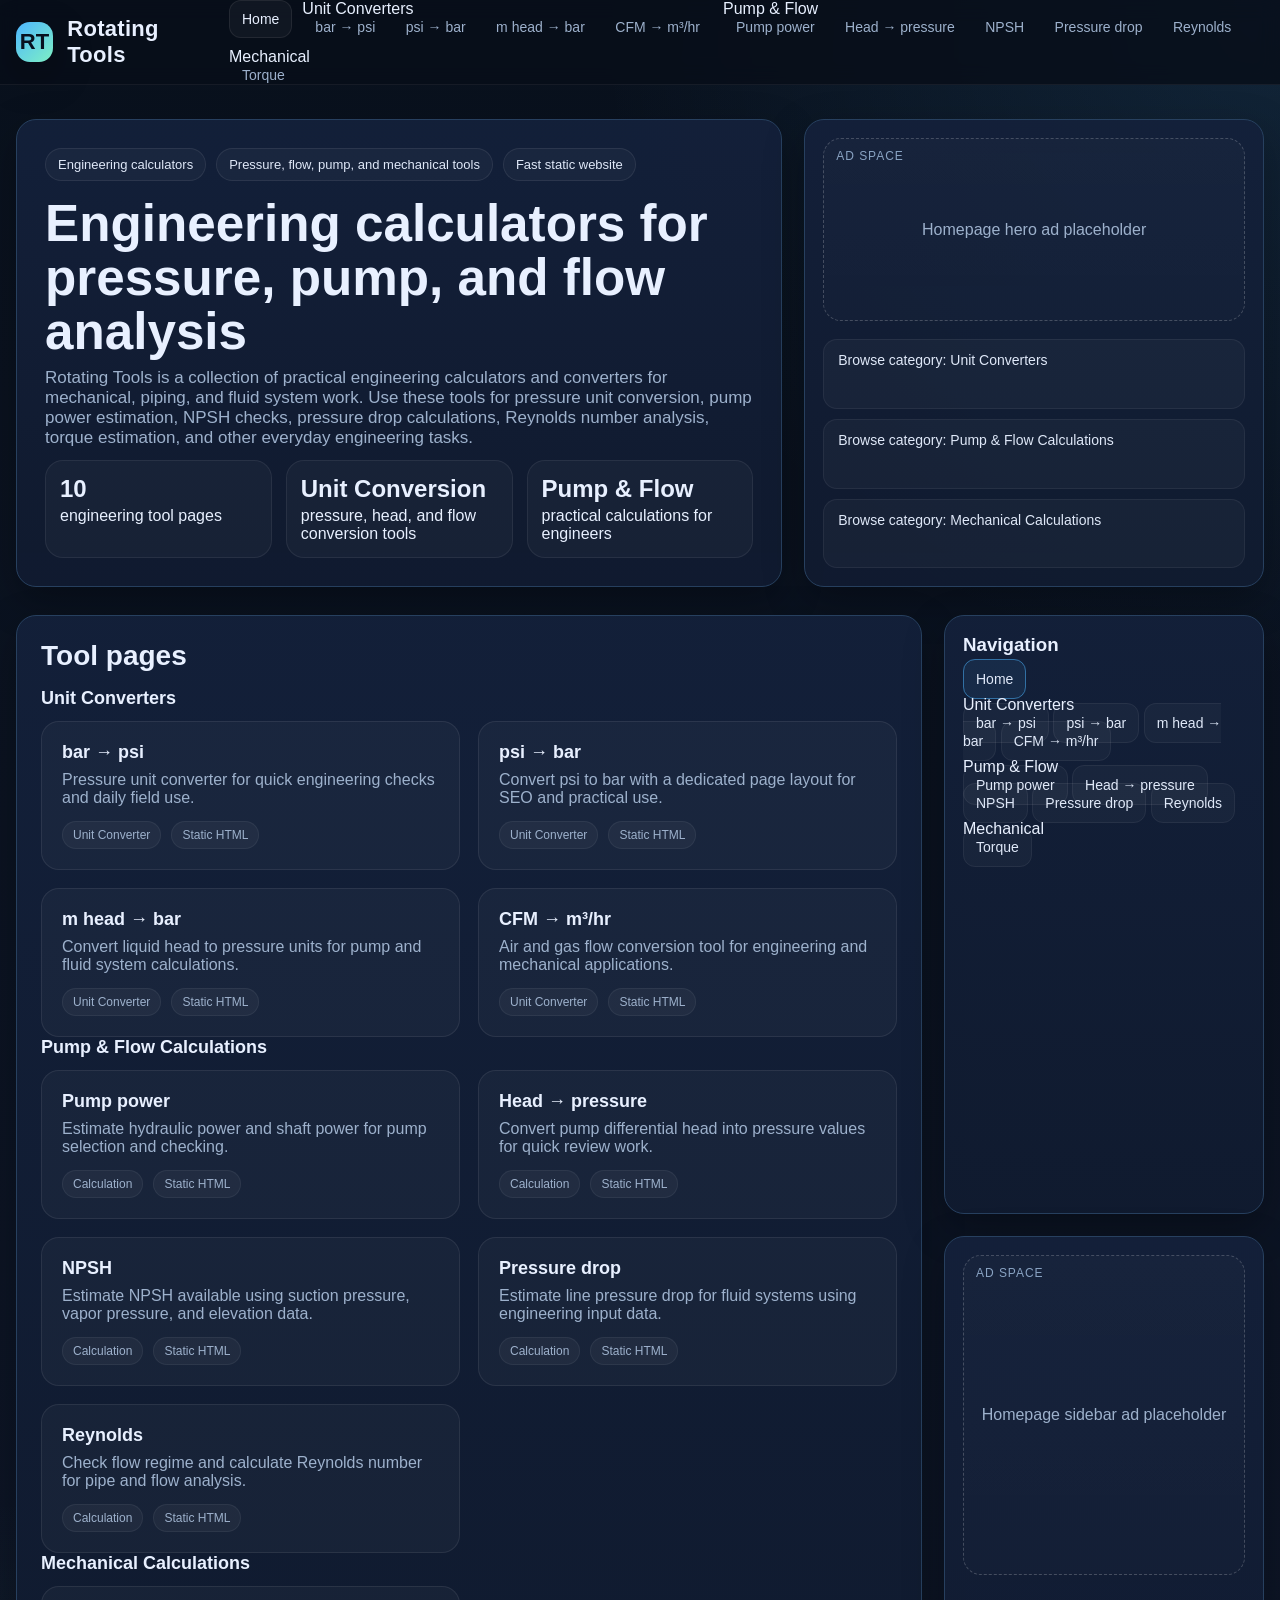
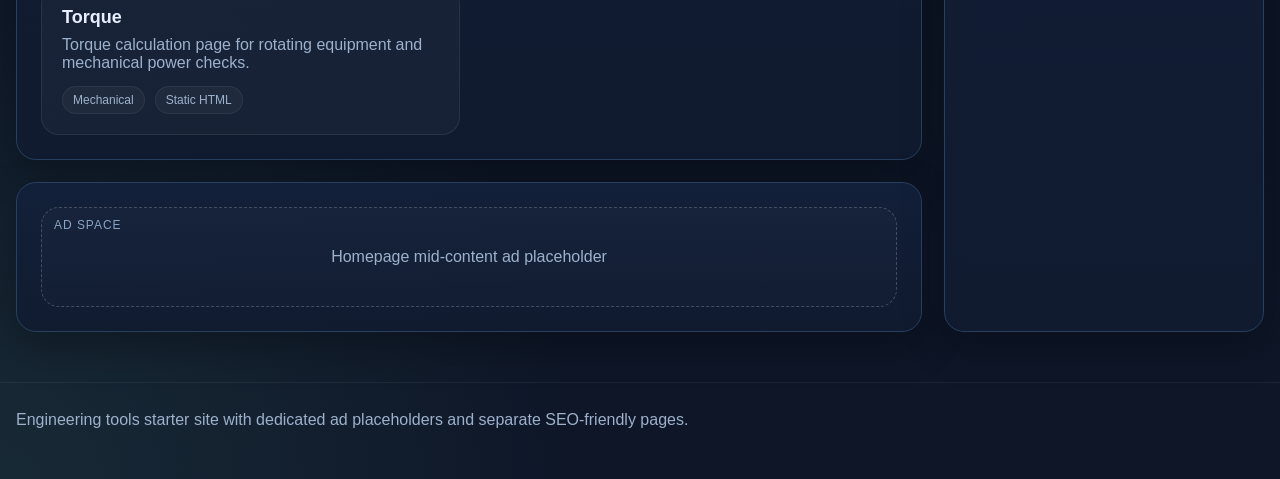
<file: index.html>
<!DOCTYPE html>
<html lang="en">
<head>
  <meta charset="UTF-8" />
  <meta name="viewport" content="width=device-width, initial-scale=1.0" />
  <title>Home | Engineering Calculator</title>
  <meta name="description" content="Free engineering calculators for pressure conversion, pump power, NPSH, pressure drop, Reynolds number, torque, and flow calculations." />
  <meta name="robots" content="index, follow">
  <link rel="stylesheet" href="styles.css" />
</head>
<body>
  <header class="topbar">
    <div class="container topbar-inner">
      <a href="index.html" class="brand">
        <span class="brand-badge">RT</span>
        <span>Rotating Tools</span>
      </a>

      <button class="nav-toggle" onclick="toggleNav()">Menu</button>

      <nav class="nav-links">
        <a data-nav-link href="index.html">Home</a>

        <div class="nav-group">
          <span class="nav-group-title">Unit Converters</span>
          <div class="nav-sub-links">
            <a data-nav-link href="bar-to-psi.html">bar → psi</a>
            <a data-nav-link href="psi-to-bar.html">psi → bar</a>
            <a data-nav-link href="m-head-to-bar.html">m head → bar</a>
            <a data-nav-link href="cfm-to-m3hr.html">CFM → m³/hr</a>
          </div>
        </div>

        <div class="nav-group">
          <span class="nav-group-title">Pump & Flow</span>
          <div class="nav-sub-links">
            <a data-nav-link href="pump-power.html">Pump power</a>
            <a data-nav-link href="pump-head-to-pressure.html">Head → pressure</a>
            <a data-nav-link href="npsh.html">NPSH</a>
            <a data-nav-link href="pressure-drop.html">Pressure drop</a>
            <a data-nav-link href="reynolds-number.html">Reynolds</a>
          </div>
        </div>

        <div class="nav-group">
          <span class="nav-group-title">Mechanical</span>
          <div class="nav-sub-links">
            <a data-nav-link href="torque.html">Torque</a>
          </div>
        </div>
      </nav>
    </div>
  </header>

  <section class="hero">
    <div class="container hero-grid">
      <div class="card hero-main">
        <div class="badges">
          <span class="badge">Engineering calculators</span>
          <span class="badge">Pressure, flow, pump, and mechanical tools</span>
          <span class="badge">Fast static website</span>
        </div>

        <h1>Engineering calculators for pressure, pump, and flow analysis</h1>

        <p>
          Rotating Tools is a collection of practical engineering calculators and converters
          for mechanical, piping, and fluid system work. Use these tools for pressure unit conversion,
          pump power estimation, NPSH checks, pressure drop calculations, Reynolds number analysis,
          torque estimation, and other everyday engineering tasks.
        </p>

        <div class="kpis">
          <div class="kpi">
            <strong>10</strong>
            <span>engineering tool pages</span>
          </div>
          <div class="kpi">
            <strong>Unit Conversion</strong>
            <span>pressure, head, and flow conversion tools</span>
          </div>
          <div class="kpi">
            <strong>Pump & Flow</strong>
            <span>practical calculations for engineers</span>
          </div>
        </div>
      </div>

      <aside class="card hero-side">
        <div class="ad-slot">Homepage hero ad placeholder</div>

        <div class="side-list grouped-links">
          <a href="#unit-converters">Browse category: Unit Converters</a>
          <a href="#pump-flow">Browse category: Pump & Flow Calculations</a>
          <a href="#mechanical-tools">Browse category: Mechanical Calculations</a>
        </div>
      </aside>
    </div>
  </section>

  <section class="page">
    <div class="container page-grid">
      <main class="content">
        <section class="card section">
          <h2>Tool pages</h2>

          <div id="unit-converters" class="tool-category-block">
            <h3>Unit Converters</h3>
            <div class="home-grid">
              <a class="tool-card" href="bar-to-psi.html">
                <h3>bar → psi</h3>
                <p>Pressure unit converter for quick engineering checks and daily field use.</p>
                <div class="meta"><span>Unit Converter</span><span>Static HTML</span></div>
              </a>

              <a class="tool-card" href="psi-to-bar.html">
                <h3>psi → bar</h3>
                <p>Convert psi to bar with a dedicated page layout for SEO and practical use.</p>
                <div class="meta"><span>Unit Converter</span><span>Static HTML</span></div>
              </a>

              <a class="tool-card" href="m-head-to-bar.html">
                <h3>m head → bar</h3>
                <p>Convert liquid head to pressure units for pump and fluid system calculations.</p>
                <div class="meta"><span>Unit Converter</span><span>Static HTML</span></div>
              </a>

              <a class="tool-card" href="cfm-to-m3hr.html">
                <h3>CFM → m³/hr</h3>
                <p>Air and gas flow conversion tool for engineering and mechanical applications.</p>
                <div class="meta"><span>Unit Converter</span><span>Static HTML</span></div>
              </a>
            </div>
          </div>

          <div id="pump-flow" class="tool-category-block">
            <h3>Pump & Flow Calculations</h3>
            <div class="home-grid">
              <a class="tool-card" href="pump-power.html">
                <h3>Pump power</h3>
                <p>Estimate hydraulic power and shaft power for pump selection and checking.</p>
                <div class="meta"><span>Calculation</span><span>Static HTML</span></div>
              </a>

              <a class="tool-card" href="pump-head-to-pressure.html">
                <h3>Head → pressure</h3>
                <p>Convert pump differential head into pressure values for quick review work.</p>
                <div class="meta"><span>Calculation</span><span>Static HTML</span></div>
              </a>

              <a class="tool-card" href="npsh.html">
                <h3>NPSH</h3>
                <p>Estimate NPSH available using suction pressure, vapor pressure, and elevation data.</p>
                <div class="meta"><span>Calculation</span><span>Static HTML</span></div>
              </a>

              <a class="tool-card" href="pressure-drop.html">
                <h3>Pressure drop</h3>
                <p>Estimate line pressure drop for fluid systems using engineering input data.</p>
                <div class="meta"><span>Calculation</span><span>Static HTML</span></div>
              </a>

              <a class="tool-card" href="reynolds-number.html">
                <h3>Reynolds</h3>
                <p>Check flow regime and calculate Reynolds number for pipe and flow analysis.</p>
                <div class="meta"><span>Calculation</span><span>Static HTML</span></div>
              </a>
            </div>
          </div>

          <div id="mechanical-tools" class="tool-category-block">
            <h3>Mechanical Calculations</h3>
            <div class="home-grid">
              <a class="tool-card" href="torque.html">
                <h3>Torque</h3>
                <p>Torque calculation page for rotating equipment and mechanical power checks.</p>
                <div class="meta"><span>Mechanical</span><span>Static HTML</span></div>
              </a>
            </div>
          </div>
        </section>

        <section class="card section">
          <div class="ad-slot">Homepage mid-content ad placeholder</div>
        </section>
      </main>

      <aside class="sidebar">
        <section class="card tool-menu">
          <h3>Navigation</h3>

          <div class="menu-list grouped-menu">
            <div class="menu-group">
              <a class="active" data-nav-link href="index.html">Home</a>
            </div>

            <div class="menu-group">
              <div class="menu-group-title">Unit Converters</div>
              <a data-nav-link href="bar-to-psi.html">bar → psi</a>
              <a data-nav-link href="psi-to-bar.html">psi → bar</a>
              <a data-nav-link href="m-head-to-bar.html">m head → bar</a>
              <a data-nav-link href="cfm-to-m3hr.html">CFM → m³/hr</a>
            </div>

            <div class="menu-group">
              <div class="menu-group-title">Pump & Flow</div>
              <a data-nav-link href="pump-power.html">Pump power</a>
              <a data-nav-link href="pump-head-to-pressure.html">Head → pressure</a>
              <a data-nav-link href="npsh.html">NPSH</a>
              <a data-nav-link href="pressure-drop.html">Pressure drop</a>
              <a data-nav-link href="reynolds-number.html">Reynolds</a>
            </div>

            <div class="menu-group">
              <div class="menu-group-title">Mechanical</div>
              <a data-nav-link href="torque.html">Torque</a>
            </div>
          </div>
        </section>

        <section class="card section" style="padding:18px">
          <div class="ad-slot tall">Homepage sidebar ad placeholder</div>
        </section>
      </aside>
    </div>
  </section>

  <footer class="foot">
    <div class="container">
      Engineering tools starter site with dedicated ad placeholders and separate SEO-friendly pages.
    </div>
  </footer>

  <script src="app.js"></script>
</body>
</html>
</file>
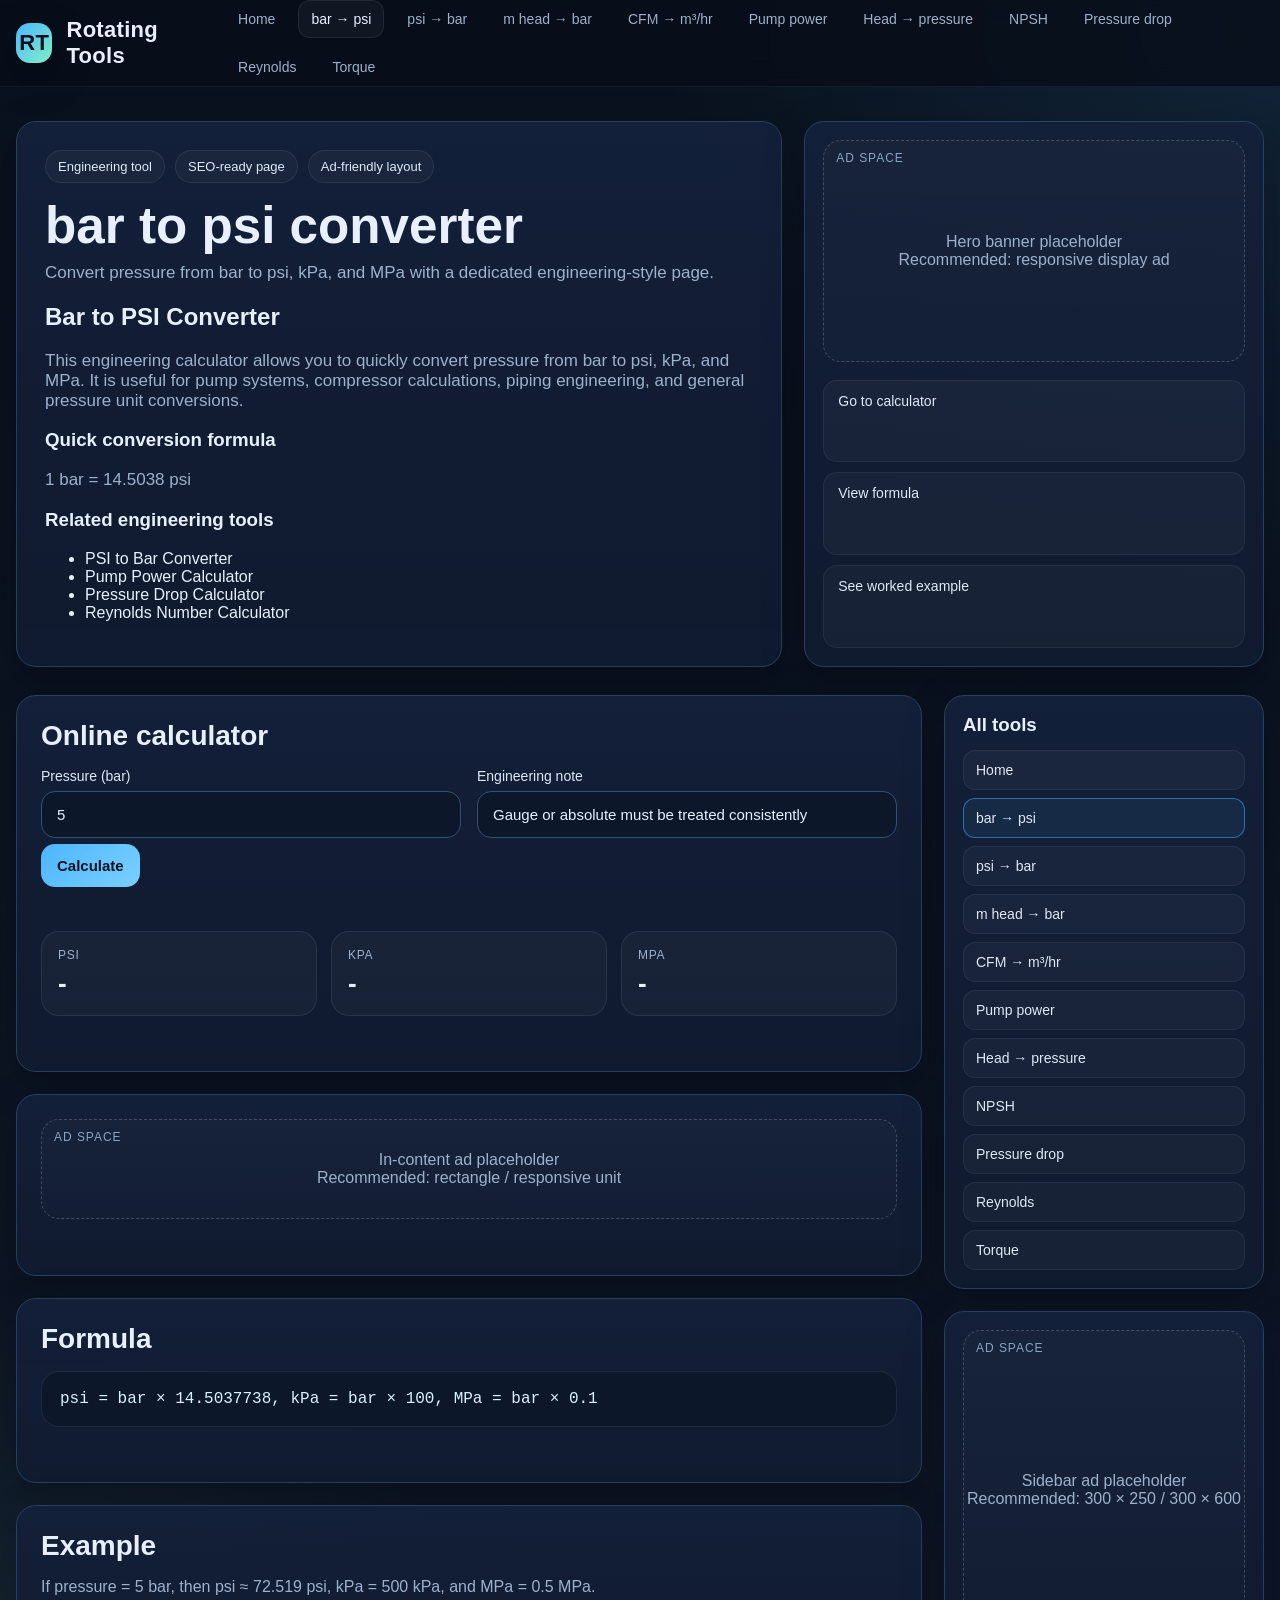
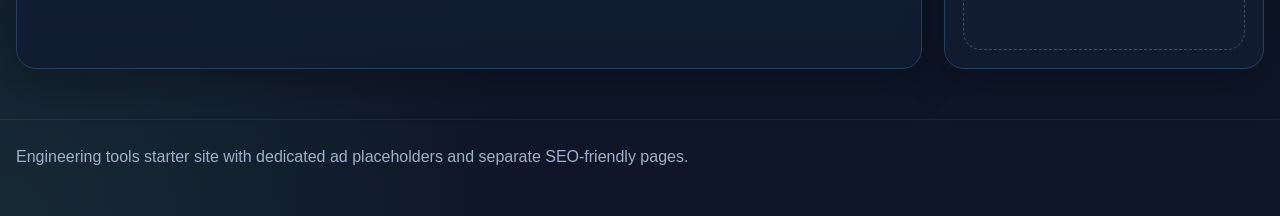
<file: bar-to-psi.html>
<!DOCTYPE html>
<html lang="en">
<head>
  <meta charset="UTF-8" />
  <meta name="viewport" content="width=device-width, initial-scale=1.0" />
  <title>bar to psi Converter | Engineering Calculator</title>
  <meta name="description" content="Convert pressure from bar to psi with a modern engineering calculator page." />

  <meta name="robots" content="index, follow">

  <link rel="stylesheet" href="styles.css" />
</head>
<body>

  <header class="topbar">
    <div class="container topbar-inner">
      <a href="index.html" class="brand">
        <span class="brand-badge">RT</span>
        <span>Rotating Tools</span>
      </a>
      <button class="nav-toggle" onclick="toggleNav()">Menu</button>

      <nav class="nav-links">
        <a data-nav-link href="index.html">Home</a>
        <a data-nav-link href="bar-to-psi.html">bar → psi</a>
        <a data-nav-link href="psi-to-bar.html">psi → bar</a>
        <a data-nav-link href="m-head-to-bar.html">m head → bar</a>
        <a data-nav-link href="cfm-to-m3hr.html">CFM → m³/hr</a>
        <a data-nav-link href="pump-power.html">Pump power</a>
        <a data-nav-link href="pump-head-to-pressure.html">Head → pressure</a>
        <a data-nav-link href="npsh.html">NPSH</a>
        <a data-nav-link href="pressure-drop.html">Pressure drop</a>
        <a data-nav-link href="reynolds-number.html">Reynolds</a>
        <a data-nav-link href="torque.html">Torque</a>
      </nav>
    </div>
  </header>


  <section class="hero">
    <div class="container hero-grid">

      <div class="card hero-main">

        <div class="badges">
          <span class="badge">Engineering tool</span>
          <span class="badge">SEO-ready page</span>
          <span class="badge">Ad-friendly layout</span>
        </div>

        <h1>bar to psi converter</h1>

        <p>
          Convert pressure from bar to psi, kPa, and MPa with a dedicated engineering-style page.
        </p>

        <!-- REPLACEMENT CONTENT (แทน 3 BOX เดิม) -->

        <section style="margin-top:20px">

          <h2>Bar to PSI Converter</h2>

          <p>
            This engineering calculator allows you to quickly convert pressure from bar to psi,
            kPa, and MPa. It is useful for pump systems, compressor calculations,
            piping engineering, and general pressure unit conversions.
          </p>

          <h3>Quick conversion formula</h3>

          <p>
            1 bar = 14.5038 psi
          </p>

          <h3>Related engineering tools</h3>

          <ul>
            <li><a href="psi-to-bar.html">PSI to Bar Converter</a></li>
            <li><a href="pump-power.html">Pump Power Calculator</a></li>
            <li><a href="pressure-drop.html">Pressure Drop Calculator</a></li>
            <li><a href="reynolds-number.html">Reynolds Number Calculator</a></li>
          </ul>

        </section>

      </div>


      <aside class="card hero-side">

        <div class="ad-slot">
          Hero banner placeholder<br/>
          Recommended: responsive display ad
        </div>

        <div class="side-list">
          <a href="#calculator">Go to calculator</a>
          <a href="#formula">View formula</a>
          <a href="#example">See worked example</a>
        </div>

      </aside>

    </div>
  </section>


  <section class="page">
    <div class="container page-grid">

      <main class="content">

        <section class="card section" id="calculator">

          <h2>Online calculator</h2>

          <div class="grid-2">

            <div class="field">
              <label for="bar">Pressure (bar)</label>
              <input id="bar" type="number" step="any" value="5" />
            </div>

            <div class="field">
              <label>Engineering note</label>
              <input value="Gauge or absolute must be treated consistently" readonly />
            </div>

          </div>

          <div class="actions">
            <button class="btn btn-primary" onclick="calcBarToPsi()">Calculate</button>
          </div>

          <div class="notice" id="notice"></div>

          <div class="result-grid" style="margin-top:12px">

            <div class="metric">
              <div class="k">psi</div>
              <div class="v" id="res1">-</div>
            </div>

            <div class="metric">
              <div class="k">kPa</div>
              <div class="v" id="res2">-</div>
            </div>

            <div class="metric">
              <div class="k">MPa</div>
              <div class="v" id="res3">-</div>
            </div>

          </div>

        </section>


        <section class="card section">
          <div class="ad-slot">
            In-content ad placeholder<br/>
            Recommended: rectangle / responsive unit
          </div>
        </section>


        <section class="card section" id="formula">

          <h2>Formula</h2>

          <div class="formula">
            psi = bar × 14.5037738,
            kPa = bar × 100,
            MPa = bar × 0.1
          </div>

        </section>


        <section class="card section" id="example">

          <h2>Example</h2>

          <p>
            If pressure = 5 bar, then psi ≈ 72.519 psi,
            kPa = 500 kPa,
            and MPa = 0.5 MPa.
          </p>

        </section>

      </main>


      <aside class="sidebar">

        <section class="card tool-menu">

          <h3>All tools</h3>

          <div class="menu-list">

            <a class="" data-nav-link href="index.html">Home</a>
            <a class="active" data-nav-link href="bar-to-psi.html">bar → psi</a>
            <a class="" data-nav-link href="psi-to-bar.html">psi → bar</a>
            <a class="" data-nav-link href="m-head-to-bar.html">m head → bar</a>
            <a class="" data-nav-link href="cfm-to-m3hr.html">CFM → m³/hr</a>
            <a class="" data-nav-link href="pump-power.html">Pump power</a>
            <a class="" data-nav-link href="pump-head-to-pressure.html">Head → pressure</a>
            <a class="" data-nav-link href="npsh.html">NPSH</a>
            <a class="" data-nav-link href="pressure-drop.html">Pressure drop</a>
            <a class="" data-nav-link href="reynolds-number.html">Reynolds</a>
            <a class="" data-nav-link href="torque.html">Torque</a>

          </div>

        </section>


        <section class="card section" style="padding:18px">

          <div class="ad-slot tall">
            Sidebar ad placeholder<br/>
            Recommended: 300 × 250 / 300 × 600
          </div>

        </section>

      </aside>

    </div>
  </section>


  <footer class="foot">
    <div class="container">
      Engineering tools starter site with dedicated ad placeholders and separate SEO-friendly pages.
    </div>
  </footer>


  <script src="app.js"></script>

</body>
</html>
</file>
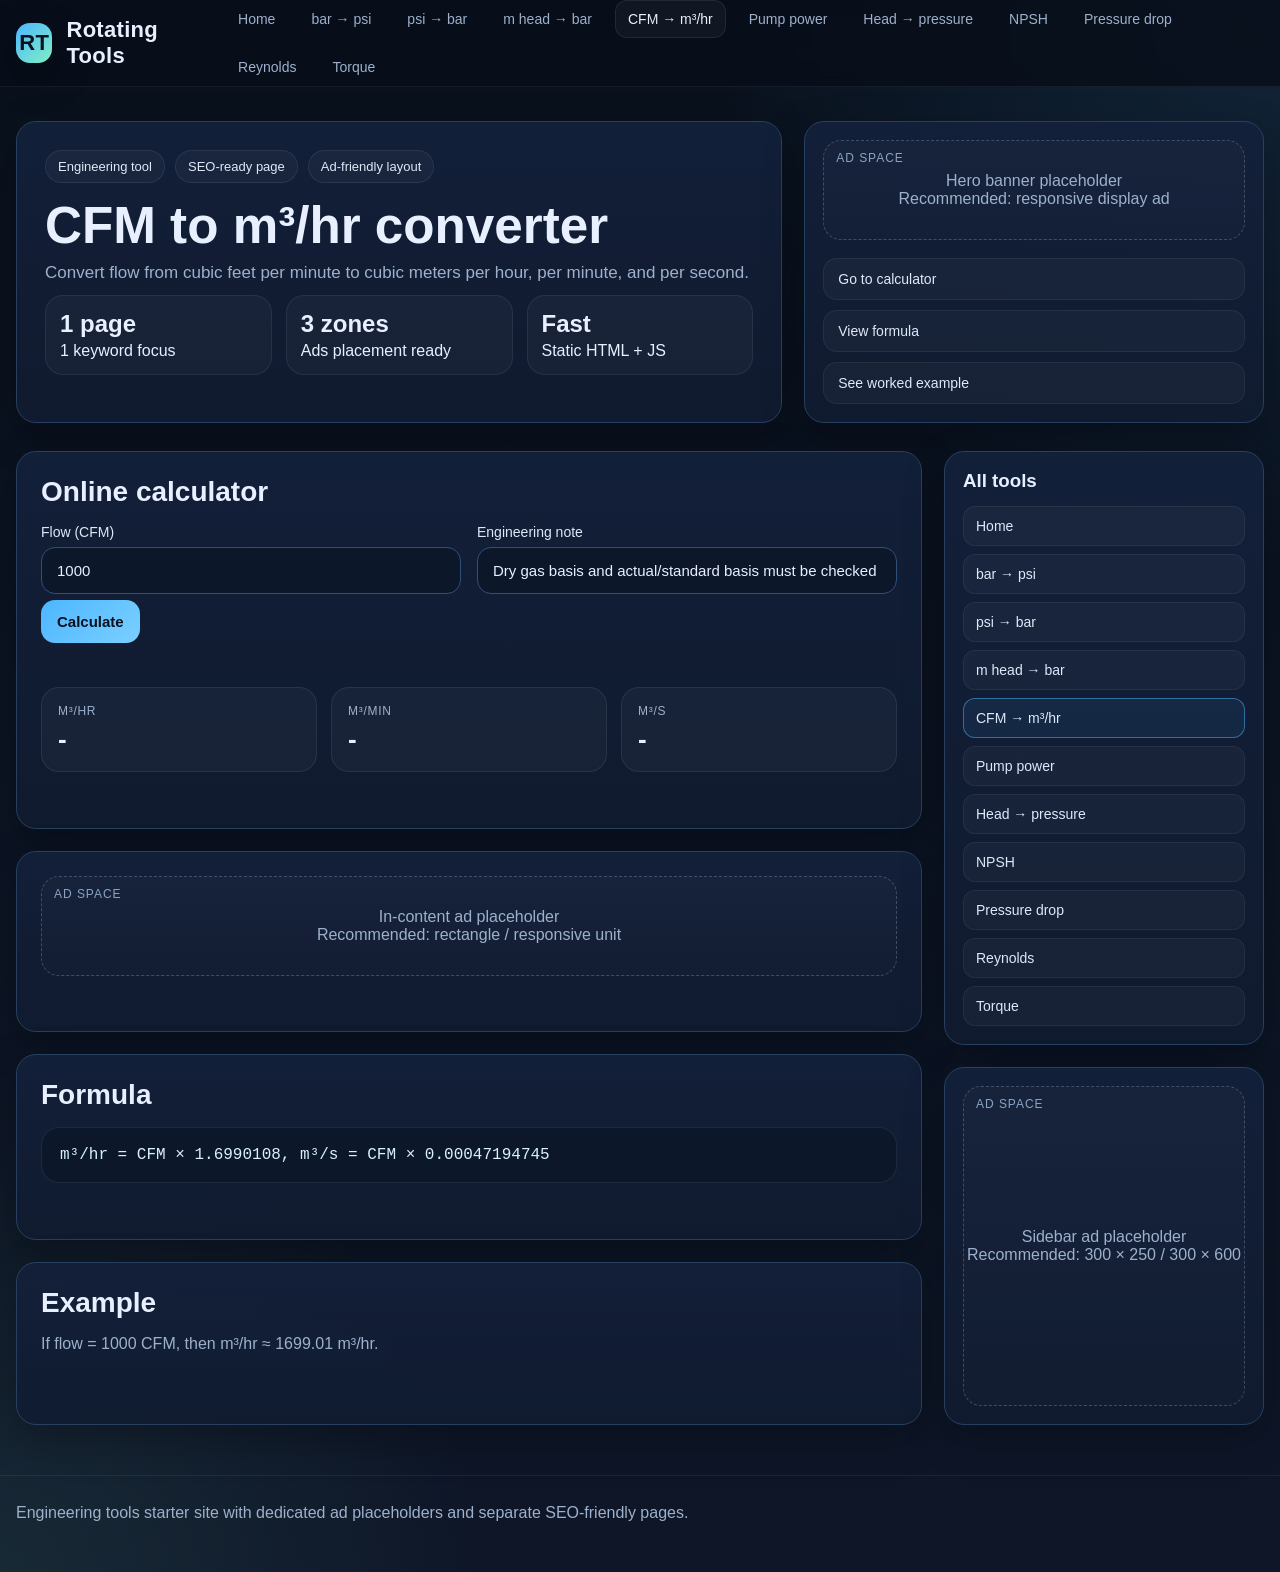
<file: cfm-to-m3hr.html>
<!DOCTYPE html>
<html lang="en">
<head>
  <meta charset="UTF-8" />
  <meta name="viewport" content="width=device-width, initial-scale=1.0" />
  <title>CFM to m³/hr Converter | Engineering Calculator</title>
  <meta name="description" content="Convert volumetric flow from CFM to m³/hr and related SI units." />
  <meta name="robots" content="index, follow">
  <link rel="stylesheet" href="styles.css" />
</head>
<body>
  <header class="topbar">
    <div class="container topbar-inner">
      <a href="index.html" class="brand">
        <span class="brand-badge">RT</span>
        <span>Rotating Tools</span>
      </a>
      <button class="nav-toggle" onclick="toggleNav()">Menu</button>
      <nav class="nav-links">
        <a data-nav-link href="index.html">Home</a>
<a data-nav-link href="bar-to-psi.html">bar → psi</a>
<a data-nav-link href="psi-to-bar.html">psi → bar</a>
<a data-nav-link href="m-head-to-bar.html">m head → bar</a>
<a data-nav-link href="cfm-to-m3hr.html">CFM → m³/hr</a>
<a data-nav-link href="pump-power.html">Pump power</a>
<a data-nav-link href="pump-head-to-pressure.html">Head → pressure</a>
<a data-nav-link href="npsh.html">NPSH</a>
<a data-nav-link href="pressure-drop.html">Pressure drop</a>
<a data-nav-link href="reynolds-number.html">Reynolds</a>
<a data-nav-link href="torque.html">Torque</a>
      </nav>
    </div>
  </header>
  
  <section class="hero">
    <div class="container hero-grid">
      <div class="card hero-main">
        <div class="badges">
          <span class="badge">Engineering tool</span>
          <span class="badge">SEO-ready page</span>
          <span class="badge">Ad-friendly layout</span>
        </div>
        <h1>CFM to m³/hr converter</h1>
        <p>Convert flow from cubic feet per minute to cubic meters per hour, per minute, and per second.</p>
        <div class="kpis">
          <div class="kpi"><strong>1 page</strong><span>1 keyword focus</span></div>
          <div class="kpi"><strong>3 zones</strong><span>Ads placement ready</span></div>
          <div class="kpi"><strong>Fast</strong><span>Static HTML + JS</span></div>
        </div>
      </div>
      <aside class="card hero-side">
        <div class="ad-slot">Hero banner placeholder<br/>Recommended: responsive display ad</div>
        <div class="side-list">
          <a href="#calculator">Go to calculator</a>
          <a href="#formula">View formula</a>
          <a href="#example">See worked example</a>
        </div>
      </aside>
    </div>
  </section>

  <section class="page">
    <div class="container page-grid">
      <main class="content">
        <section class="card section" id="calculator">
          <h2>Online calculator</h2>
          <div class="grid-2">
            
            <div class="field"><label for="cfm">Flow (CFM)</label><input id="cfm" type="number" step="any" value="1000" /></div>
            <div class="field"><label>Engineering note</label><input value="Dry gas basis and actual/standard basis must be checked separately" readonly /></div>
            
          </div>
          <div class="actions">
            <button class="btn btn-primary" onclick="calcCfmToM3hr()">Calculate</button>
          </div>
          <div class="notice" id="notice"></div>
          <div class="result-grid" style="margin-top:12px">
            <div class="metric"><div class="k">m³/hr</div><div class="v" id="res1">-</div></div><div class="metric"><div class="k">m³/min</div><div class="v" id="res2">-</div></div><div class="metric"><div class="k">m³/s</div><div class="v" id="res3">-</div></div>
          </div>
        </section>

        <section class="card section">
          <div class="ad-slot">In-content ad placeholder<br/>Recommended: rectangle / responsive unit</div>
        </section>

        <section class="card section" id="formula">
          <h2>Formula</h2>
          <div class="formula">m³/hr = CFM × 1.6990108,
m³/s = CFM × 0.00047194745</div>
        </section>

        <section class="card section" id="example">
          <h2>Example</h2>
          <p>If flow = 1000 CFM, then m³/hr ≈ 1699.01 m³/hr.</p>
        </section>
      </main>

      <aside class="sidebar">
        <section class="card tool-menu">
          <h3>All tools</h3>
          <div class="menu-list">
            <a class="" data-nav-link href="index.html">Home</a>
<a class="" data-nav-link href="bar-to-psi.html">bar → psi</a>
<a class="" data-nav-link href="psi-to-bar.html">psi → bar</a>
<a class="" data-nav-link href="m-head-to-bar.html">m head → bar</a>
<a class="active" data-nav-link href="cfm-to-m3hr.html">CFM → m³/hr</a>
<a class="" data-nav-link href="pump-power.html">Pump power</a>
<a class="" data-nav-link href="pump-head-to-pressure.html">Head → pressure</a>
<a class="" data-nav-link href="npsh.html">NPSH</a>
<a class="" data-nav-link href="pressure-drop.html">Pressure drop</a>
<a class="" data-nav-link href="reynolds-number.html">Reynolds</a>
<a class="" data-nav-link href="torque.html">Torque</a>
          </div>
        </section>
        <section class="card section" style="padding:18px">
          <div class="ad-slot tall">Sidebar ad placeholder<br/>Recommended: 300 × 250 / 300 × 600</div>
        </section>
      </aside>
    </div>
  </section>

  <footer class="foot">
    <div class="container">
      Engineering tools starter site with dedicated ad placeholders and separate SEO-friendly pages.
    </div>
  </footer>
  <script src="app.js"></script>
</body>
</html>
</file>
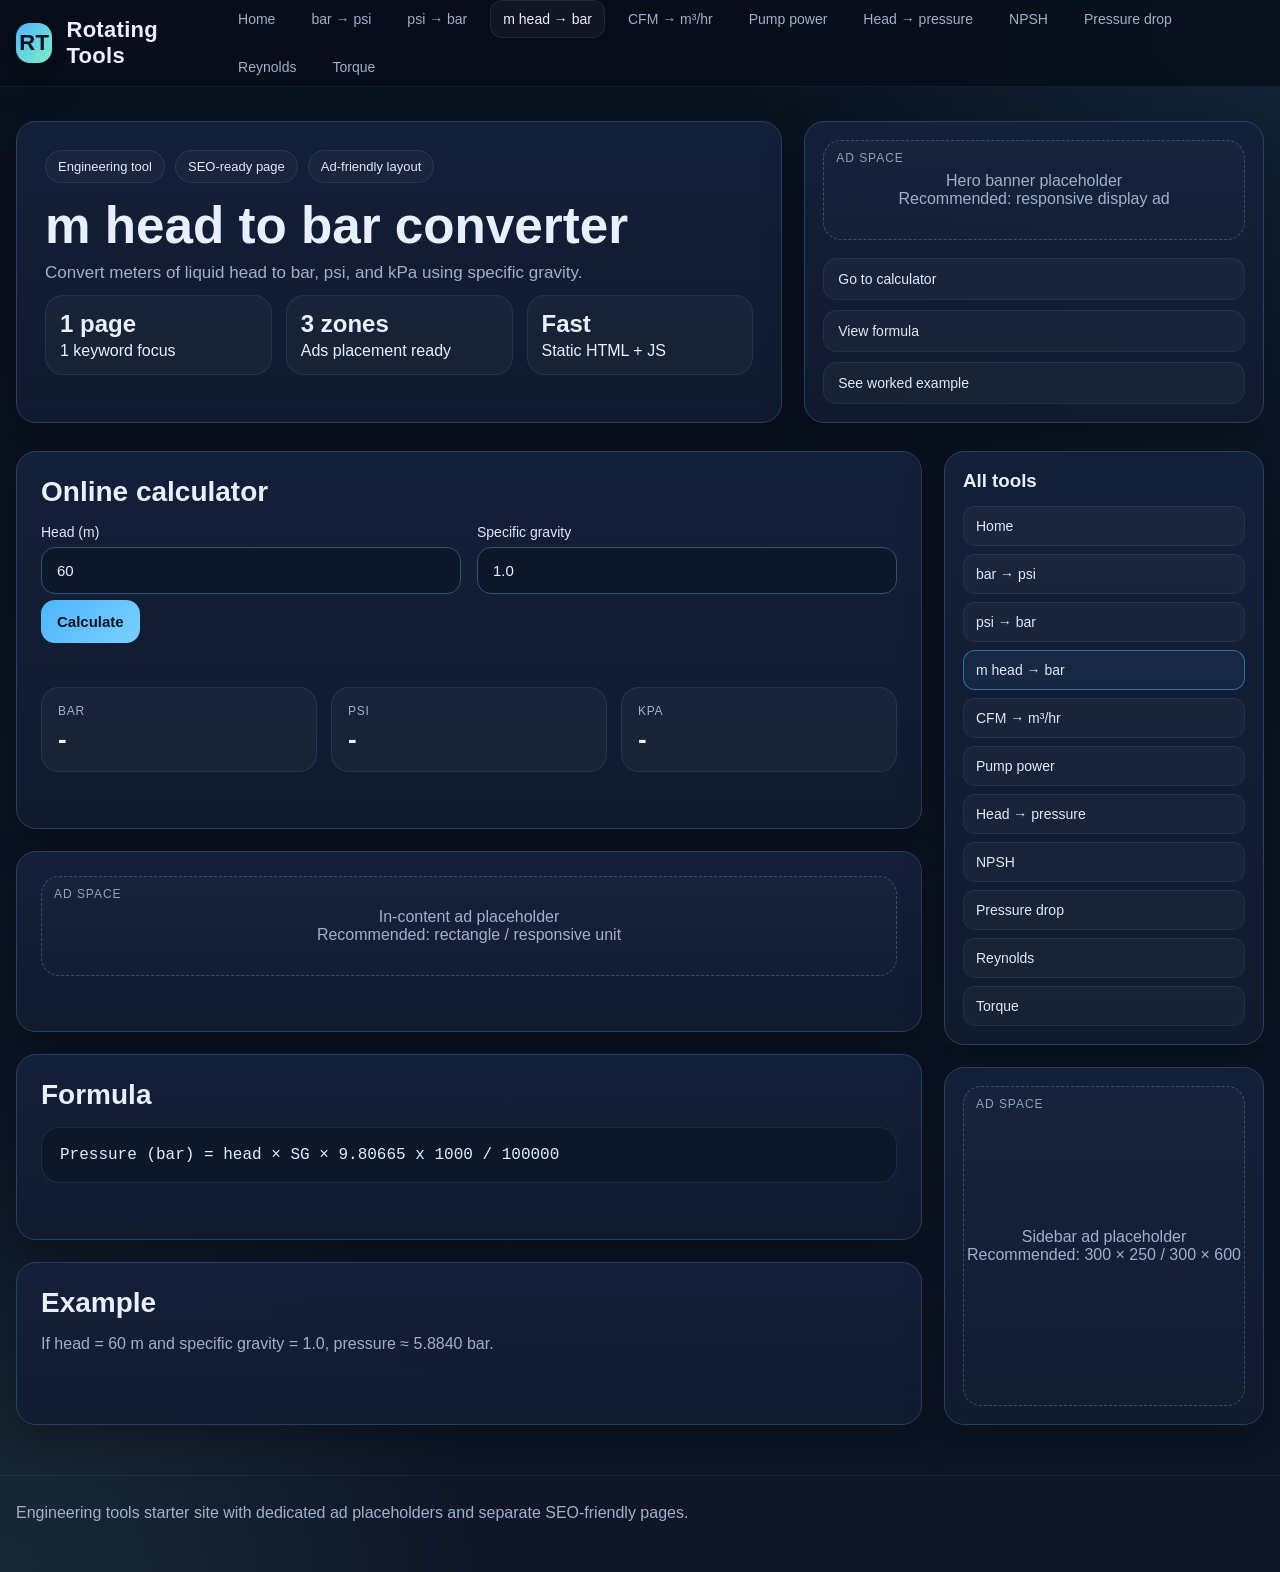
<file: m-head-to-bar.html>
<!DOCTYPE html>
<html lang="en">
<head>
  <meta charset="UTF-8" />
  <meta name="viewport" content="width=device-width, initial-scale=1.0" />
  <title>m head to bar Converter | Engineering Calculator</title>
  <meta name="description" content="Convert meters of liquid head to pressure in bar and psi." />
  <meta name="robots" content="index, follow">
  <link rel="stylesheet" href="styles.css" />
</head>
<body>
  <header class="topbar">
    <div class="container topbar-inner">
      <a href="index.html" class="brand">
        <span class="brand-badge">RT</span>
        <span>Rotating Tools</span>
      </a>
      <button class="nav-toggle" onclick="toggleNav()">Menu</button>
      <nav class="nav-links">
        <a data-nav-link href="index.html">Home</a>
<a data-nav-link href="bar-to-psi.html">bar → psi</a>
<a data-nav-link href="psi-to-bar.html">psi → bar</a>
<a data-nav-link href="m-head-to-bar.html">m head → bar</a>
<a data-nav-link href="cfm-to-m3hr.html">CFM → m³/hr</a>
<a data-nav-link href="pump-power.html">Pump power</a>
<a data-nav-link href="pump-head-to-pressure.html">Head → pressure</a>
<a data-nav-link href="npsh.html">NPSH</a>
<a data-nav-link href="pressure-drop.html">Pressure drop</a>
<a data-nav-link href="reynolds-number.html">Reynolds</a>
<a data-nav-link href="torque.html">Torque</a>
      </nav>
    </div>
  </header>
  
  <section class="hero">
    <div class="container hero-grid">
      <div class="card hero-main">
        <div class="badges">
          <span class="badge">Engineering tool</span>
          <span class="badge">SEO-ready page</span>
          <span class="badge">Ad-friendly layout</span>
        </div>
        <h1>m head to bar converter</h1>
        <p>Convert meters of liquid head to bar, psi, and kPa using specific gravity.</p>
        <div class="kpis">
          <div class="kpi"><strong>1 page</strong><span>1 keyword focus</span></div>
          <div class="kpi"><strong>3 zones</strong><span>Ads placement ready</span></div>
          <div class="kpi"><strong>Fast</strong><span>Static HTML + JS</span></div>
        </div>
      </div>
      <aside class="card hero-side">
        <div class="ad-slot">Hero banner placeholder<br/>Recommended: responsive display ad</div>
        <div class="side-list">
          <a href="#calculator">Go to calculator</a>
          <a href="#formula">View formula</a>
          <a href="#example">See worked example</a>
        </div>
      </aside>
    </div>
  </section>

  <section class="page">
    <div class="container page-grid">
      <main class="content">
        <section class="card section" id="calculator">
          <h2>Online calculator</h2>
          <div class="grid-2">
            
            <div class="field"><label for="head">Head (m)</label><input id="head" type="number" step="any" value="60" /></div>
            <div class="field"><label for="sg">Specific gravity</label><input id="sg" type="number" step="any" value="1.0" /></div>
            
          </div>
          <div class="actions">
            <button class="btn btn-primary" onclick="calcMHeadToBar()">Calculate</button>
          </div>
          <div class="notice" id="notice"></div>
          <div class="result-grid" style="margin-top:12px">
            <div class="metric"><div class="k">bar</div><div class="v" id="res1">-</div></div><div class="metric"><div class="k">psi</div><div class="v" id="res2">-</div></div><div class="metric"><div class="k">kPa</div><div class="v" id="res3">-</div></div>
          </div>
        </section>

        <section class="card section">
          <div class="ad-slot">In-content ad placeholder<br/>Recommended: rectangle / responsive unit</div>
        </section>

        <section class="card section" id="formula">
          <h2>Formula</h2>
          <div class="formula">Pressure (bar) = head × SG × 9.80665 x 1000 / 100000</div>
        </section>

        <section class="card section" id="example">
          <h2>Example</h2>
          <p>If head = 60 m and specific gravity = 1.0, pressure ≈ 5.8840 bar.</p>
        </section>
      </main>

      <aside class="sidebar">
        <section class="card tool-menu">
          <h3>All tools</h3>
          <div class="menu-list">
            <a class="" data-nav-link href="index.html">Home</a>
<a class="" data-nav-link href="bar-to-psi.html">bar → psi</a>
<a class="" data-nav-link href="psi-to-bar.html">psi → bar</a>
<a class="active" data-nav-link href="m-head-to-bar.html">m head → bar</a>
<a class="" data-nav-link href="cfm-to-m3hr.html">CFM → m³/hr</a>
<a class="" data-nav-link href="pump-power.html">Pump power</a>
<a class="" data-nav-link href="pump-head-to-pressure.html">Head → pressure</a>
<a class="" data-nav-link href="npsh.html">NPSH</a>
<a class="" data-nav-link href="pressure-drop.html">Pressure drop</a>
<a class="" data-nav-link href="reynolds-number.html">Reynolds</a>
<a class="" data-nav-link href="torque.html">Torque</a>
          </div>
        </section>
        <section class="card section" style="padding:18px">
          <div class="ad-slot tall">Sidebar ad placeholder<br/>Recommended: 300 × 250 / 300 × 600</div>
        </section>
      </aside>
    </div>
  </section>

  <footer class="foot">
    <div class="container">
      Engineering tools starter site with dedicated ad placeholders and separate SEO-friendly pages.
    </div>
  </footer>
  <script src="app.js"></script>
</body>
</html>
</file>
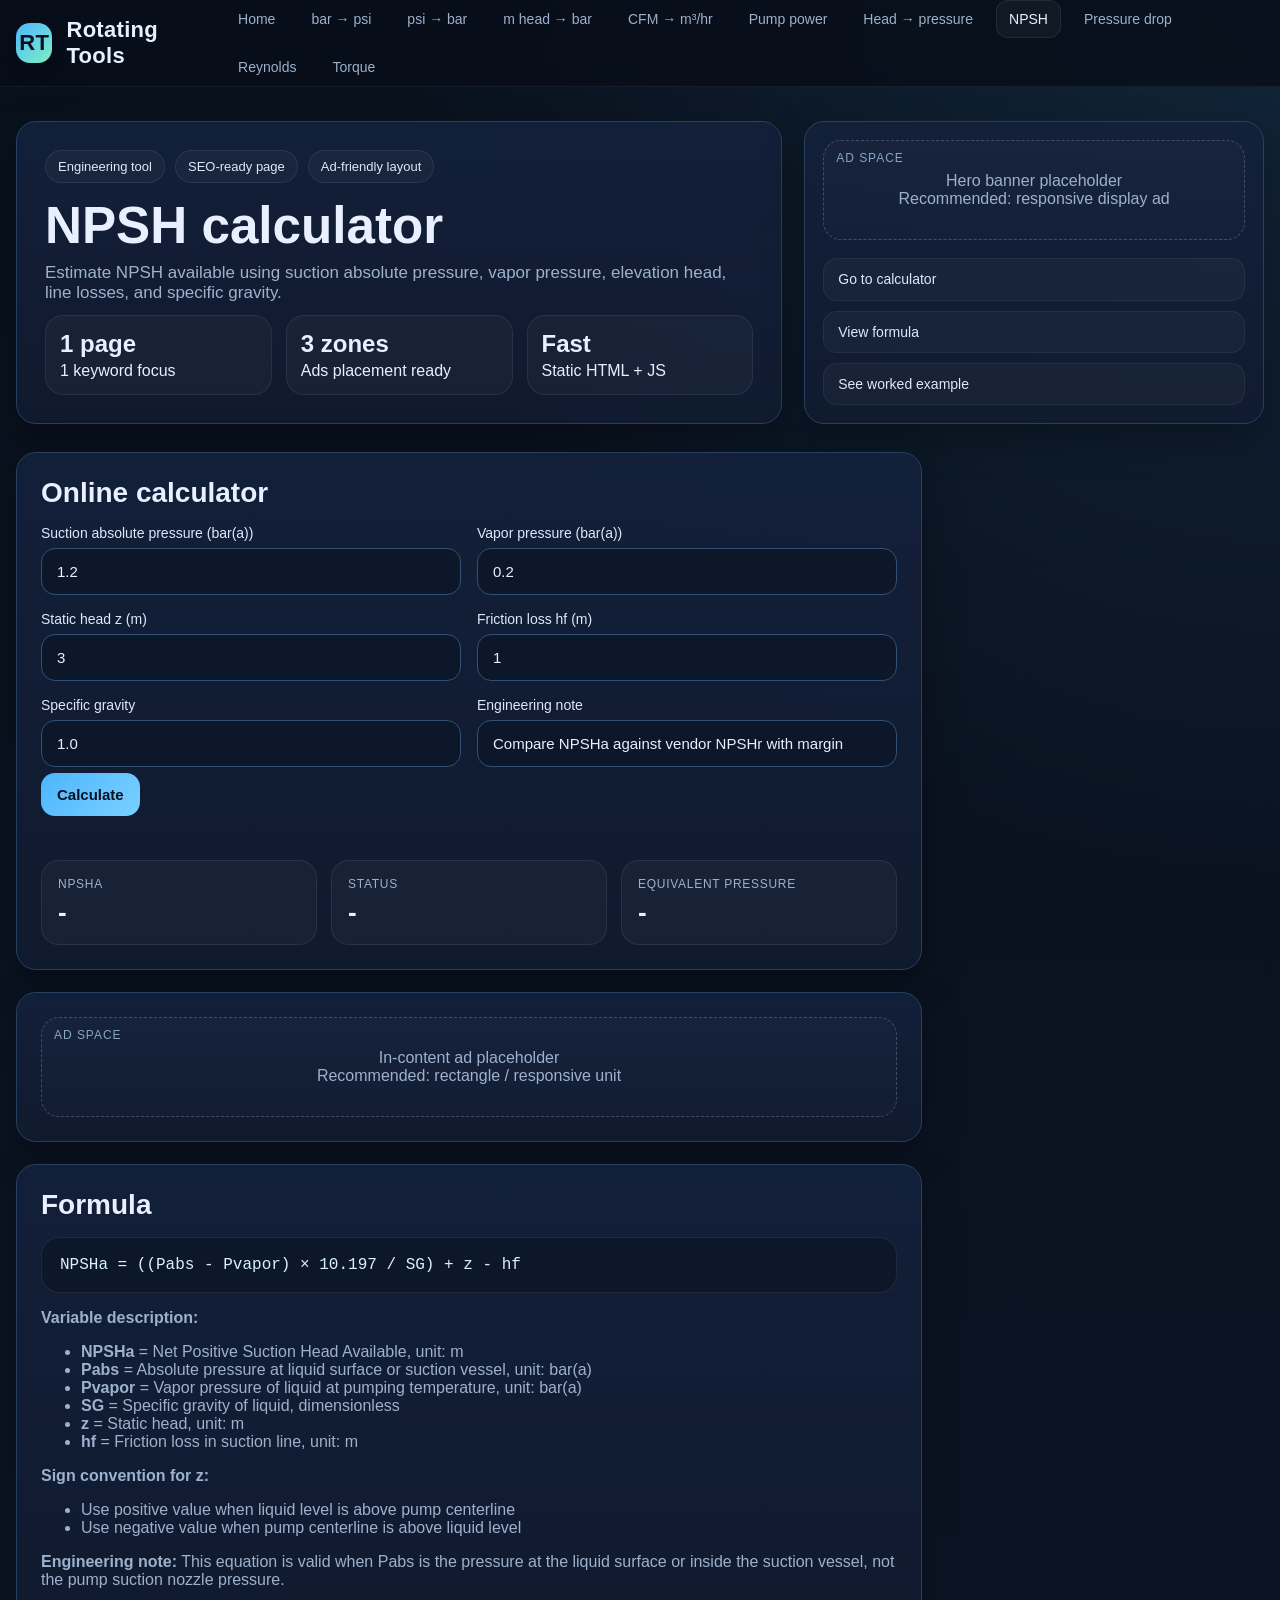
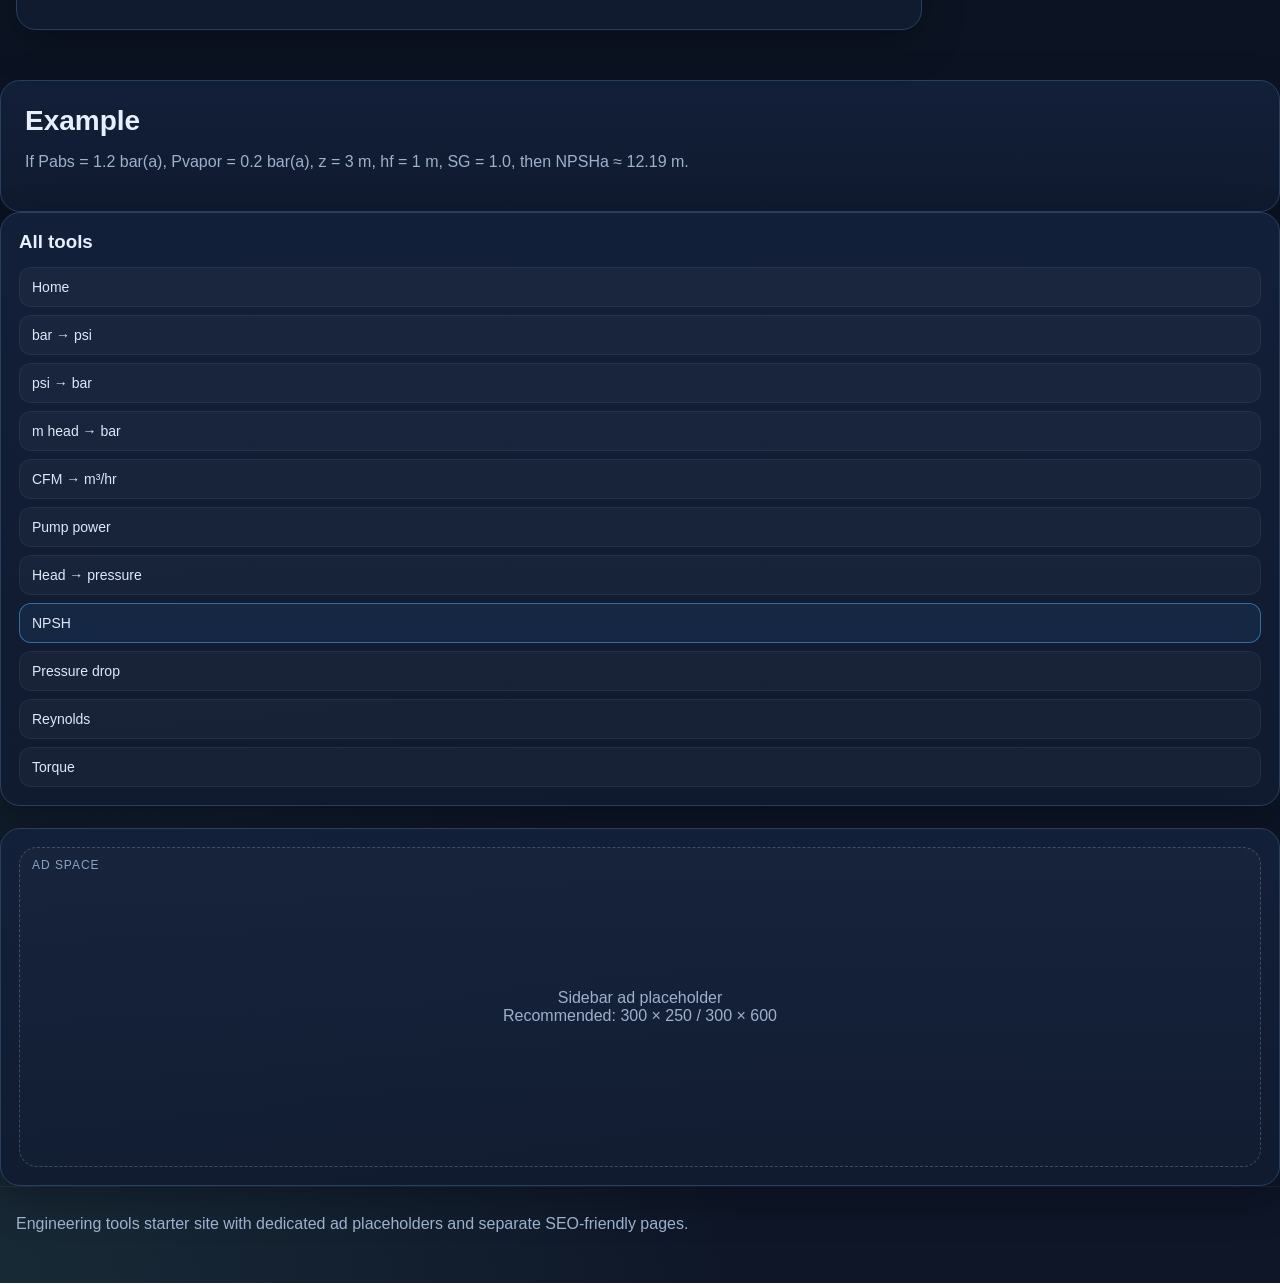
<file: npsh.html>
<!DOCTYPE html>
<html lang="en">
<head>
  <meta charset="UTF-8" />
  <meta name="viewport" content="width=device-width, initial-scale=1.0" />
  <title>NPSH Calculator | Engineering Calculator</title>
  <meta name="description" content="Estimate NPSH available from absolute pressure, vapor pressure, static head, and losses." />
  <meta name="robots" content="index, follow">
  <link rel="stylesheet" href="styles.css" />
</head>
<body>
  <header class="topbar">
    <div class="container topbar-inner">
      <a href="index.html" class="brand">
        <span class="brand-badge">RT</span>
        <span>Rotating Tools</span>
      </a>
      <button class="nav-toggle" onclick="toggleNav()">Menu</button>
      <nav class="nav-links">
        <a data-nav-link href="index.html">Home</a>
<a data-nav-link href="bar-to-psi.html">bar → psi</a>
<a data-nav-link href="psi-to-bar.html">psi → bar</a>
<a data-nav-link href="m-head-to-bar.html">m head → bar</a>
<a data-nav-link href="cfm-to-m3hr.html">CFM → m³/hr</a>
<a data-nav-link href="pump-power.html">Pump power</a>
<a data-nav-link href="pump-head-to-pressure.html">Head → pressure</a>
<a data-nav-link href="npsh.html">NPSH</a>
<a data-nav-link href="pressure-drop.html">Pressure drop</a>
<a data-nav-link href="reynolds-number.html">Reynolds</a>
<a data-nav-link href="torque.html">Torque</a>
      </nav>
    </div>
  </header>
  
  <section class="hero">
    <div class="container hero-grid">
      <div class="card hero-main">
        <div class="badges">
          <span class="badge">Engineering tool</span>
          <span class="badge">SEO-ready page</span>
          <span class="badge">Ad-friendly layout</span>
        </div>
        <h1>NPSH calculator</h1>
        <p>Estimate NPSH available using suction absolute pressure, vapor pressure, elevation head, line losses, and specific gravity.</p>
        <div class="kpis">
          <div class="kpi"><strong>1 page</strong><span>1 keyword focus</span></div>
          <div class="kpi"><strong>3 zones</strong><span>Ads placement ready</span></div>
          <div class="kpi"><strong>Fast</strong><span>Static HTML + JS</span></div>
        </div>
      </div>
      <aside class="card hero-side">
        <div class="ad-slot">Hero banner placeholder<br/>Recommended: responsive display ad</div>
        <div class="side-list">
          <a href="#calculator">Go to calculator</a>
          <a href="#formula">View formula</a>
          <a href="#example">See worked example</a>
        </div>
      </aside>
    </div>
  </section>

  <section class="page">
    <div class="container page-grid">
      <main class="content">
        <section class="card section" id="calculator">
          <h2>Online calculator</h2>
          <div class="grid-2">
            
            <div class="field"><label for="pabs">Suction absolute pressure (bar(a))</label><input id="pabs" type="number" step="any" value="1.2" /></div>
            <div class="field"><label for="pvapor">Vapor pressure (bar(a))</label><input id="pvapor" type="number" step="any" value="0.2" /></div>
            <div class="field"><label for="z">Static head z (m)</label><input id="z" type="number" step="any" value="3" /></div>
            <div class="field"><label for="hf">Friction loss hf (m)</label><input id="hf" type="number" step="any" value="1" /></div>
            <div class="field"><label for="sg">Specific gravity</label><input id="sg" type="number" step="any" value="1.0" /></div>
            <div class="field"><label>Engineering note</label><input value="Compare NPSHa against vendor NPSHr with margin" readonly /></div>
            
          </div>
          <div class="actions">
            <button class="btn btn-primary" onclick="calcNPSH()">Calculate</button>
          </div>
          <div class="notice" id="notice"></div>
          <div class="result-grid" style="margin-top:12px">
            <div class="metric"><div class="k">NPSHa</div><div class="v" id="res1">-</div></div><div class="metric"><div class="k">Status</div><div class="v" id="res2">-</div></div><div class="metric"><div class="k">Equivalent pressure</div><div class="v" id="res3">-</div></div>
          </div>
        </section>

        <section class="card section">
          <div class="ad-slot">In-content ad placeholder<br/>Recommended: rectangle / responsive unit</div>
        </section>

        <section class="card section" id="formula">
          <h2>Formula</h2>
          <div class="formula">NPSHa = ((Pabs - Pvapor) × 10.197 / SG) + z - hf</div>
          <p><strong>Variable description:</strong></p>
  <ul>
    <li><strong>NPSHa</strong> = Net Positive Suction Head Available, unit: m</li>
    <li><strong>Pabs</strong> = Absolute pressure at liquid surface or suction vessel, unit: bar(a)</li>
    <li><strong>Pvapor</strong> = Vapor pressure of liquid at pumping temperature, unit: bar(a)</li>
    <li><strong>SG</strong> = Specific gravity of liquid, dimensionless</li>
    <li><strong>z</strong> = Static head, unit: m</li>
    <li><strong>hf</strong> = Friction loss in suction line, unit: m</li>
  </ul>

  <p><strong>Sign convention for z:</strong></p>
  <ul>
    <li>Use positive value when liquid level is above pump centerline</li>
    <li>Use negative value when pump centerline is above liquid level</li>
  </ul>

  <p><strong>Engineering note:</strong> This equation is valid when Pabs is the pressure at the liquid surface or inside the suction vessel, not the pump suction nozzle pressure.</p>
</div>
        </section>

        <section class="card section" id="example">
          <h2>Example</h2>
          <p>If Pabs = 1.2 bar(a), Pvapor = 0.2 bar(a), z = 3 m, hf = 1 m, SG = 1.0, then NPSHa ≈ 12.19 m.</p>
        </section>
      </main>

      <aside class="sidebar">
        <section class="card tool-menu">
          <h3>All tools</h3>
          <div class="menu-list">
            <a class="" data-nav-link href="index.html">Home</a>
<a class="" data-nav-link href="bar-to-psi.html">bar → psi</a>
<a class="" data-nav-link href="psi-to-bar.html">psi → bar</a>
<a class="" data-nav-link href="m-head-to-bar.html">m head → bar</a>
<a class="" data-nav-link href="cfm-to-m3hr.html">CFM → m³/hr</a>
<a class="" data-nav-link href="pump-power.html">Pump power</a>
<a class="" data-nav-link href="pump-head-to-pressure.html">Head → pressure</a>
<a class="active" data-nav-link href="npsh.html">NPSH</a>
<a class="" data-nav-link href="pressure-drop.html">Pressure drop</a>
<a class="" data-nav-link href="reynolds-number.html">Reynolds</a>
<a class="" data-nav-link href="torque.html">Torque</a>
          </div>
        </section>
        <section class="card section" style="padding:18px">
          <div class="ad-slot tall">Sidebar ad placeholder<br/>Recommended: 300 × 250 / 300 × 600</div>
        </section>
      </aside>
    </div>
  </section>

  <footer class="foot">
    <div class="container">
      Engineering tools starter site with dedicated ad placeholders and separate SEO-friendly pages.
    </div>
  </footer>
  <script src="app.js"></script>
</body>
</html>
</file>
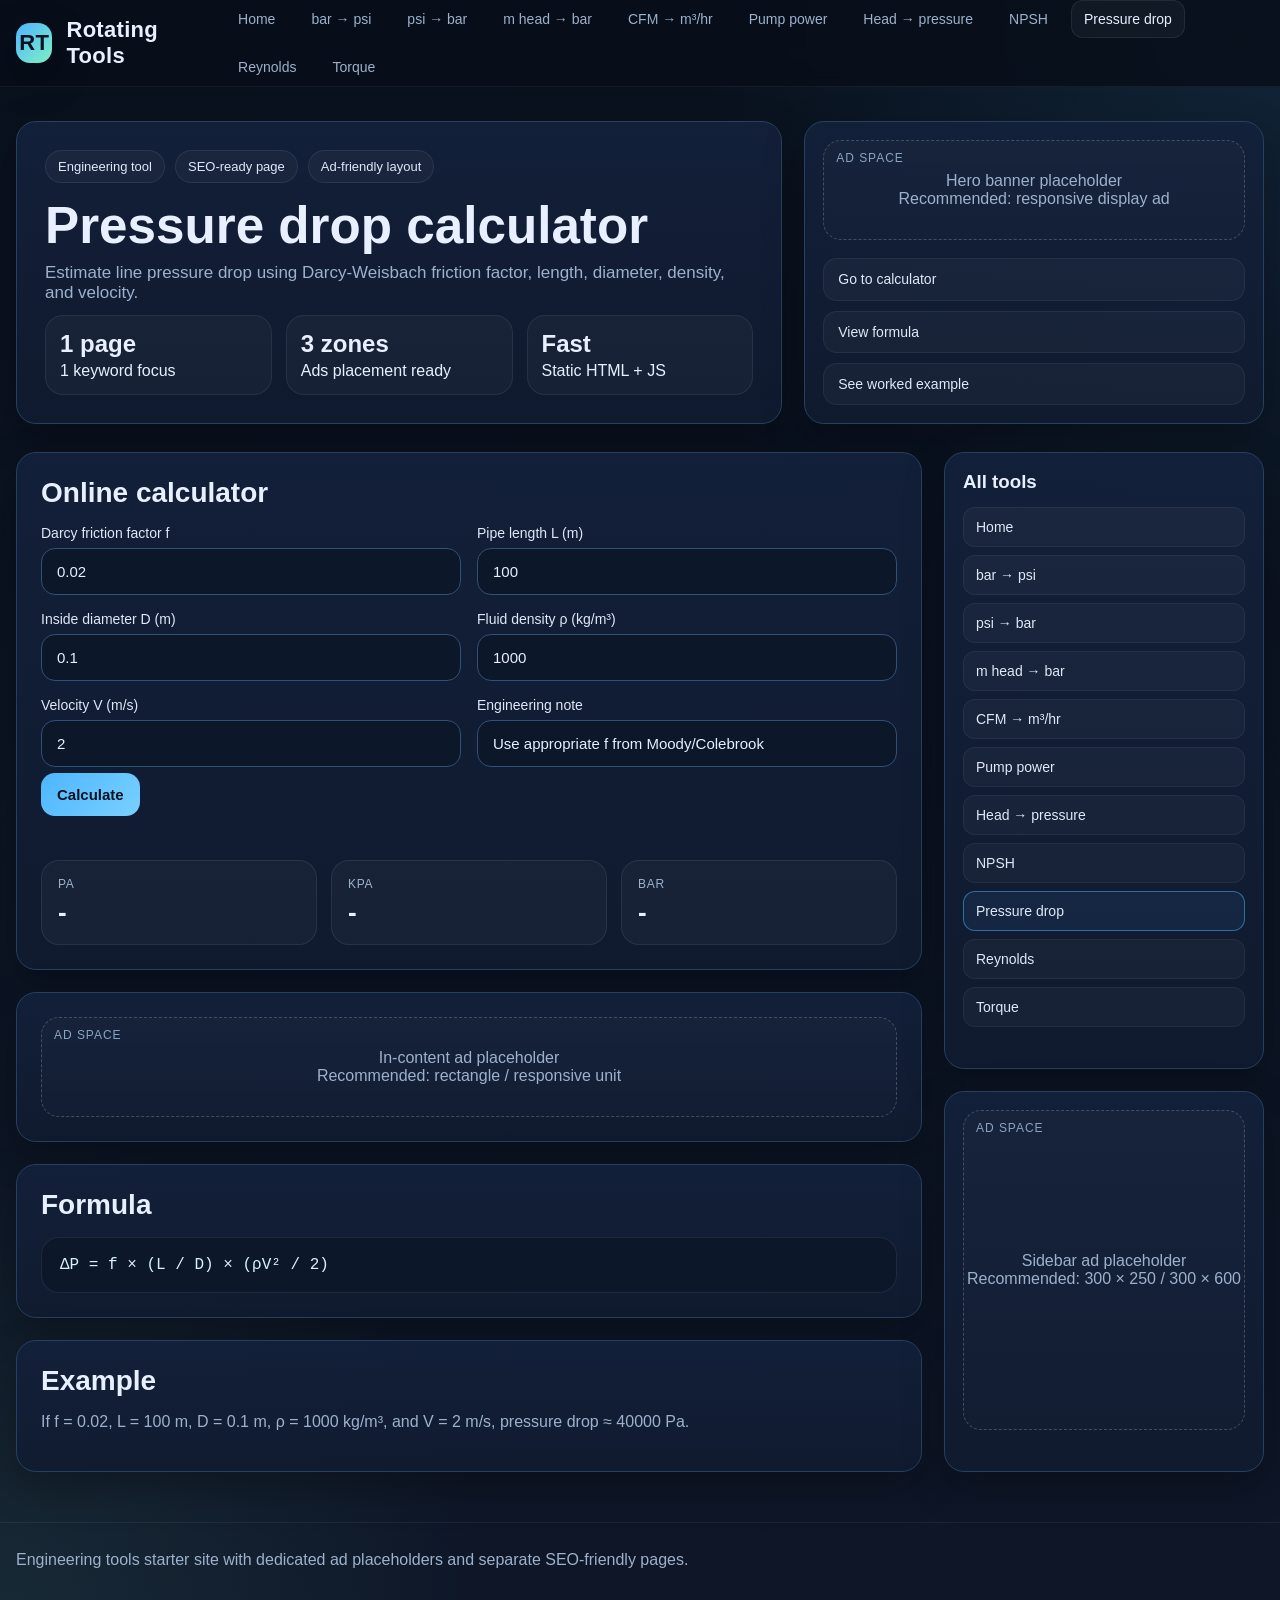
<file: pressure-drop.html>
<!DOCTYPE html>
<html lang="en">
<head>
  <meta charset="UTF-8" />
  <meta name="viewport" content="width=device-width, initial-scale=1.0" />
  <title>Pressure Drop Calculator | Engineering Calculator</title>
  <meta name="description" content="Calculate Darcy-Weisbach pressure drop for pipe flow." />
  <meta name="robots" content="index, follow">
  <link rel="stylesheet" href="styles.css" />
</head>
<body>
  <header class="topbar">
    <div class="container topbar-inner">
      <a href="index.html" class="brand">
        <span class="brand-badge">RT</span>
        <span>Rotating Tools</span>
      </a>
      <button class="nav-toggle" onclick="toggleNav()">Menu</button>
      <nav class="nav-links">
        <a data-nav-link href="index.html">Home</a>
<a data-nav-link href="bar-to-psi.html">bar → psi</a>
<a data-nav-link href="psi-to-bar.html">psi → bar</a>
<a data-nav-link href="m-head-to-bar.html">m head → bar</a>
<a data-nav-link href="cfm-to-m3hr.html">CFM → m³/hr</a>
<a data-nav-link href="pump-power.html">Pump power</a>
<a data-nav-link href="pump-head-to-pressure.html">Head → pressure</a>
<a data-nav-link href="npsh.html">NPSH</a>
<a data-nav-link href="pressure-drop.html">Pressure drop</a>
<a data-nav-link href="reynolds-number.html">Reynolds</a>
<a data-nav-link href="torque.html">Torque</a>
      </nav>
    </div>
  </header>
  
  <section class="hero">
    <div class="container hero-grid">
      <div class="card hero-main">
        <div class="badges">
          <span class="badge">Engineering tool</span>
          <span class="badge">SEO-ready page</span>
          <span class="badge">Ad-friendly layout</span>
        </div>
        <h1>Pressure drop calculator</h1>
        <p>Estimate line pressure drop using Darcy-Weisbach friction factor, length, diameter, density, and velocity.</p>
        <div class="kpis">
          <div class="kpi"><strong>1 page</strong><span>1 keyword focus</span></div>
          <div class="kpi"><strong>3 zones</strong><span>Ads placement ready</span></div>
          <div class="kpi"><strong>Fast</strong><span>Static HTML + JS</span></div>
        </div>
      </div>
      <aside class="card hero-side">
        <div class="ad-slot">Hero banner placeholder<br/>Recommended: responsive display ad</div>
        <div class="side-list">
          <a href="#calculator">Go to calculator</a>
          <a href="#formula">View formula</a>
          <a href="#example">See worked example</a>
        </div>
      </aside>
    </div>
  </section>

  <section class="page">
    <div class="container page-grid">
      <main class="content">
        <section class="card section" id="calculator">
          <h2>Online calculator</h2>
          <div class="grid-2">
            
            <div class="field"><label for="f">Darcy friction factor f</label><input id="f" type="number" step="any" value="0.02" /></div>
            <div class="field"><label for="l">Pipe length L (m)</label><input id="l" type="number" step="any" value="100" /></div>
            <div class="field"><label for="d">Inside diameter D (m)</label><input id="d" type="number" step="any" value="0.1" /></div>
            <div class="field"><label for="rho">Fluid density ρ (kg/m³)</label><input id="rho" type="number" step="any" value="1000" /></div>
            <div class="field"><label for="v">Velocity V (m/s)</label><input id="v" type="number" step="any" value="2" /></div>
            <div class="field"><label>Engineering note</label><input value="Use appropriate f from Moody/Colebrook" readonly /></div>
            
          </div>
          <div class="actions">
            <button class="btn btn-primary" onclick="calcPressureDrop()">Calculate</button>
          </div>
          <div class="notice" id="notice"></div>
          <div class="result-grid" style="margin-top:12px">
            <div class="metric"><div class="k">Pa</div><div class="v" id="res1">-</div></div><div class="metric"><div class="k">kPa</div><div class="v" id="res2">-</div></div><div class="metric"><div class="k">bar</div><div class="v" id="res3">-</div></div>
          </div>
        </section>

        <section class="card section">
          <div class="ad-slot">In-content ad placeholder<br/>Recommended: rectangle / responsive unit</div>
        </section>

        <section class="card section" id="formula">
          <h2>Formula</h2>
          <div class="formula">ΔP = f × (L / D) × (ρV² / 2)</div>
        </section>

        <section class="card section" id="example">
          <h2>Example</h2>
          <p>If f = 0.02, L = 100 m, D = 0.1 m, ρ = 1000 kg/m³, and V = 2 m/s, pressure drop ≈ 40000 Pa.</p>
        </section>
      </main>

      <aside class="sidebar">
        <section class="card tool-menu">
          <h3>All tools</h3>
          <div class="menu-list">
            <a class="" data-nav-link href="index.html">Home</a>
<a class="" data-nav-link href="bar-to-psi.html">bar → psi</a>
<a class="" data-nav-link href="psi-to-bar.html">psi → bar</a>
<a class="" data-nav-link href="m-head-to-bar.html">m head → bar</a>
<a class="" data-nav-link href="cfm-to-m3hr.html">CFM → m³/hr</a>
<a class="" data-nav-link href="pump-power.html">Pump power</a>
<a class="" data-nav-link href="pump-head-to-pressure.html">Head → pressure</a>
<a class="" data-nav-link href="npsh.html">NPSH</a>
<a class="active" data-nav-link href="pressure-drop.html">Pressure drop</a>
<a class="" data-nav-link href="reynolds-number.html">Reynolds</a>
<a class="" data-nav-link href="torque.html">Torque</a>
          </div>
        </section>
        <section class="card section" style="padding:18px">
          <div class="ad-slot tall">Sidebar ad placeholder<br/>Recommended: 300 × 250 / 300 × 600</div>
        </section>
      </aside>
    </div>
  </section>

  <footer class="foot">
    <div class="container">
      Engineering tools starter site with dedicated ad placeholders and separate SEO-friendly pages.
    </div>
  </footer>
  <script src="app.js"></script>
</body>
</html>
</file>
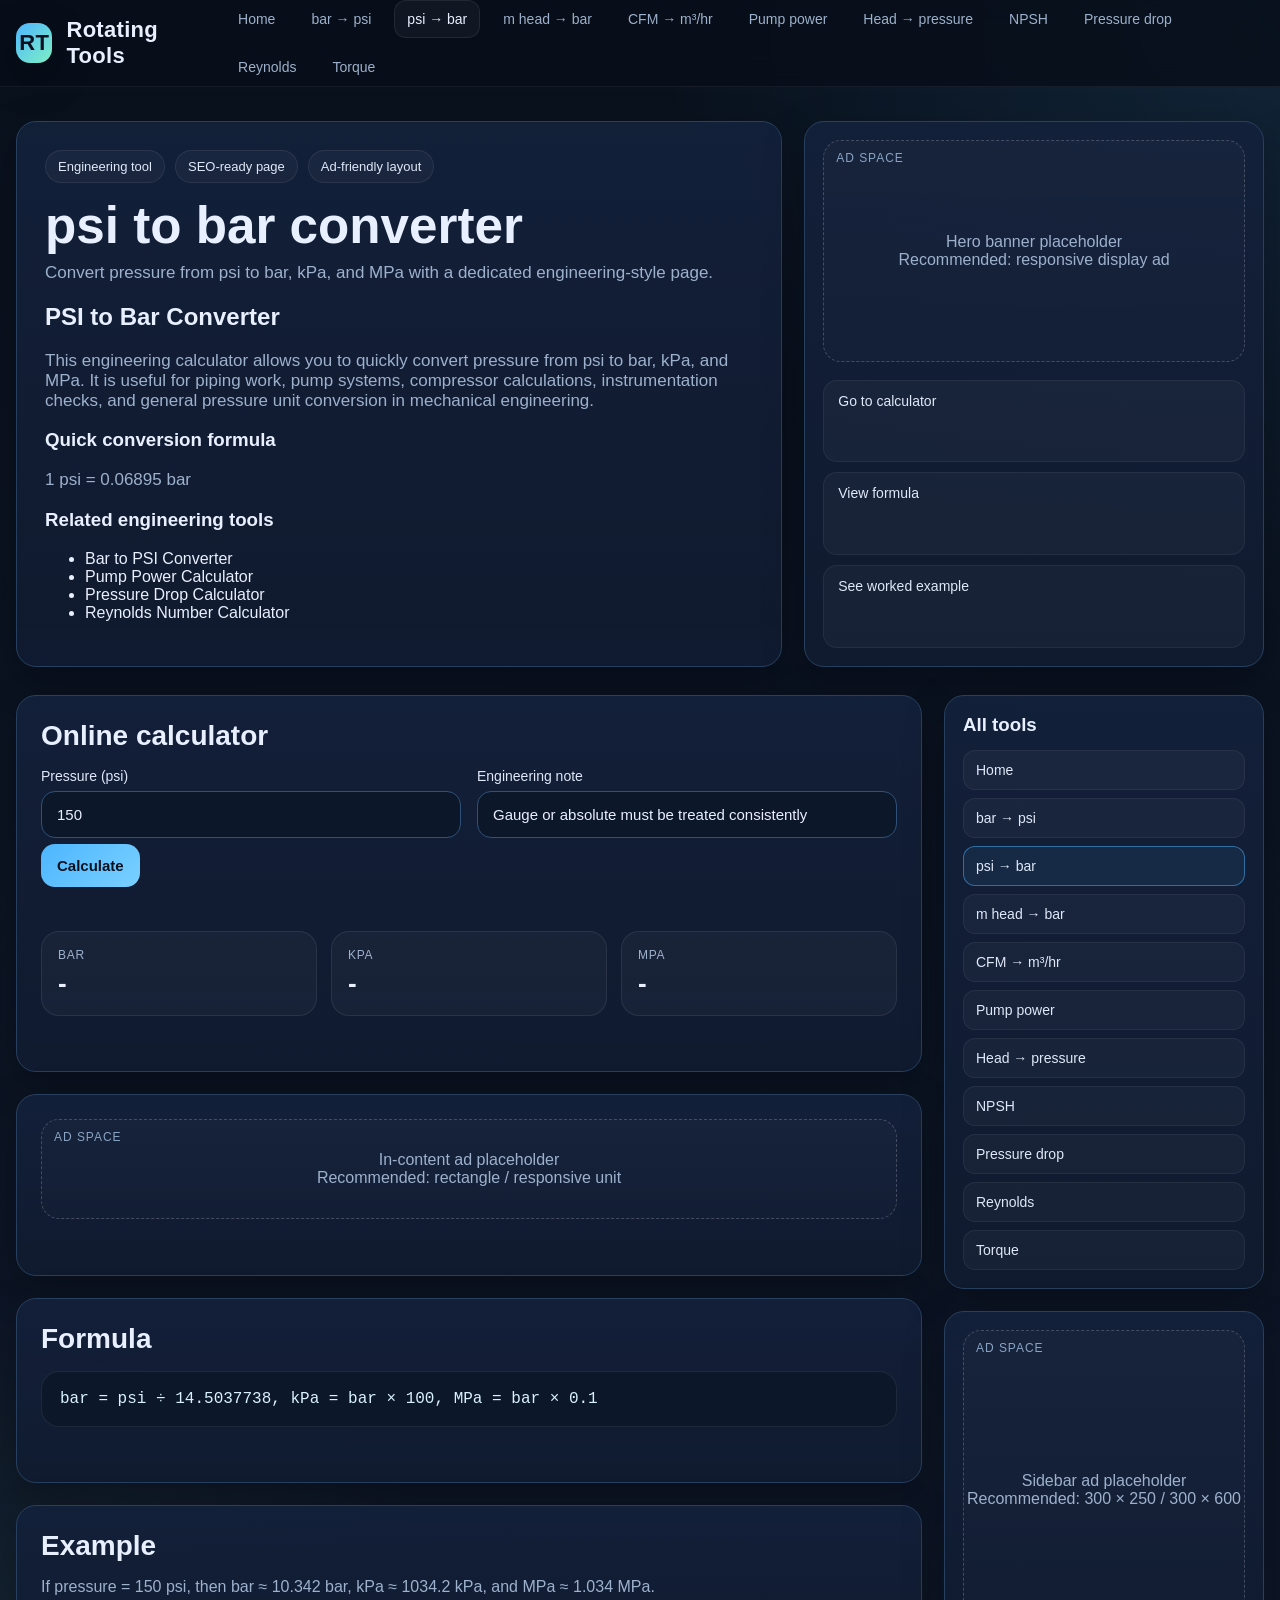
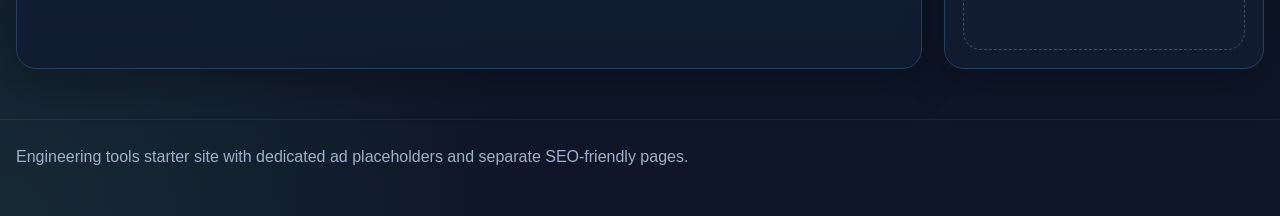
<file: psi-to-bar.html>
<!DOCTYPE html>
<html lang="en">
<head>
  <meta charset="UTF-8" />
  <meta name="viewport" content="width=device-width, initial-scale=1.0" />
  <title>psi to bar Converter | Engineering Calculator</title>
  <meta name="description" content="Convert pressure from psi to bar with a modern engineering calculator page." />

  <meta name="robots" content="index, follow">

  <link rel="stylesheet" href="styles.css" />
</head>
<body>

  <header class="topbar">
    <div class="container topbar-inner">
      <a href="index.html" class="brand">
        <span class="brand-badge">RT</span>
        <span>Rotating Tools</span>
      </a>
      <button class="nav-toggle" onclick="toggleNav()">Menu</button>

      <nav class="nav-links">
        <a data-nav-link href="index.html">Home</a>
        <a data-nav-link href="bar-to-psi.html">bar → psi</a>
        <a data-nav-link href="psi-to-bar.html">psi → bar</a>
        <a data-nav-link href="m-head-to-bar.html">m head → bar</a>
        <a data-nav-link href="cfm-to-m3hr.html">CFM → m³/hr</a>
        <a data-nav-link href="pump-power.html">Pump power</a>
        <a data-nav-link href="pump-head-to-pressure.html">Head → pressure</a>
        <a data-nav-link href="npsh.html">NPSH</a>
        <a data-nav-link href="pressure-drop.html">Pressure drop</a>
        <a data-nav-link href="reynolds-number.html">Reynolds</a>
        <a data-nav-link href="torque.html">Torque</a>
      </nav>
    </div>
  </header>


  <section class="hero">
    <div class="container hero-grid">

      <div class="card hero-main">

        <div class="badges">
          <span class="badge">Engineering tool</span>
          <span class="badge">SEO-ready page</span>
          <span class="badge">Ad-friendly layout</span>
        </div>

        <h1>psi to bar converter</h1>

        <p>
          Convert pressure from psi to bar, kPa, and MPa with a dedicated engineering-style page.
        </p>

        <section style="margin-top:20px">

          <h2>PSI to Bar Converter</h2>

          <p>
            This engineering calculator allows you to quickly convert pressure from psi to bar,
            kPa, and MPa. It is useful for piping work, pump systems, compressor calculations,
            instrumentation checks, and general pressure unit conversion in mechanical engineering.
          </p>

          <h3>Quick conversion formula</h3>

          <p>
            1 psi = 0.06895 bar
          </p>

          <h3>Related engineering tools</h3>

          <ul>
            <li><a href="bar-to-psi.html">Bar to PSI Converter</a></li>
            <li><a href="pump-power.html">Pump Power Calculator</a></li>
            <li><a href="pressure-drop.html">Pressure Drop Calculator</a></li>
            <li><a href="reynolds-number.html">Reynolds Number Calculator</a></li>
          </ul>

        </section>

      </div>


      <aside class="card hero-side">

        <div class="ad-slot">
          Hero banner placeholder<br/>
          Recommended: responsive display ad
        </div>

        <div class="side-list">
          <a href="#calculator">Go to calculator</a>
          <a href="#formula">View formula</a>
          <a href="#example">See worked example</a>
        </div>

      </aside>

    </div>
  </section>


  <section class="page">
    <div class="container page-grid">

      <main class="content">

        <section class="card section" id="calculator">

          <h2>Online calculator</h2>

          <div class="grid-2">

            <div class="field">
              <label for="psi">Pressure (psi)</label>
              <input id="psi" type="number" step="any" value="150" />
            </div>

            <div class="field">
              <label>Engineering note</label>
              <input value="Gauge or absolute must be treated consistently" readonly />
            </div>

          </div>

          <div class="actions">
            <button class="btn btn-primary" onclick="calcPsiToBar()">Calculate</button>
          </div>

          <div class="notice" id="notice"></div>

          <div class="result-grid" style="margin-top:12px">

            <div class="metric">
              <div class="k">bar</div>
              <div class="v" id="res1">-</div>
            </div>

            <div class="metric">
              <div class="k">kPa</div>
              <div class="v" id="res2">-</div>
            </div>

            <div class="metric">
              <div class="k">MPa</div>
              <div class="v" id="res3">-</div>
            </div>

          </div>

        </section>


        <section class="card section">
          <div class="ad-slot">
            In-content ad placeholder<br/>
            Recommended: rectangle / responsive unit
          </div>
        </section>


        <section class="card section" id="formula">

          <h2>Formula</h2>

          <div class="formula">
            bar = psi ÷ 14.5037738,
            kPa = bar × 100,
            MPa = bar × 0.1
          </div>

        </section>


        <section class="card section" id="example">

          <h2>Example</h2>

          <p>
            If pressure = 150 psi, then bar ≈ 10.342 bar,
            kPa ≈ 1034.2 kPa,
            and MPa ≈ 1.034 MPa.
          </p>

        </section>

      </main>


      <aside class="sidebar">

        <section class="card tool-menu">

          <h3>All tools</h3>

          <div class="menu-list">

            <a class="" data-nav-link href="index.html">Home</a>
            <a class="" data-nav-link href="bar-to-psi.html">bar → psi</a>
            <a class="active" data-nav-link href="psi-to-bar.html">psi → bar</a>
            <a class="" data-nav-link href="m-head-to-bar.html">m head → bar</a>
            <a class="" data-nav-link href="cfm-to-m3hr.html">CFM → m³/hr</a>
            <a class="" data-nav-link href="pump-power.html">Pump power</a>
            <a class="" data-nav-link href="pump-head-to-pressure.html">Head → pressure</a>
            <a class="" data-nav-link href="npsh.html">NPSH</a>
            <a class="" data-nav-link href="pressure-drop.html">Pressure drop</a>
            <a class="" data-nav-link href="reynolds-number.html">Reynolds</a>
            <a class="" data-nav-link href="torque.html">Torque</a>

          </div>

        </section>


        <section class="card section" style="padding:18px">

          <div class="ad-slot tall">
            Sidebar ad placeholder<br/>
            Recommended: 300 × 250 / 300 × 600
          </div>

        </section>

      </aside>

    </div>
  </section>


  <footer class="foot">
    <div class="container">
      Engineering tools starter site with dedicated ad placeholders and separate SEO-friendly pages.
    </div>
  </footer>


  <script src="app.js"></script>

</body>
</html>
</file>
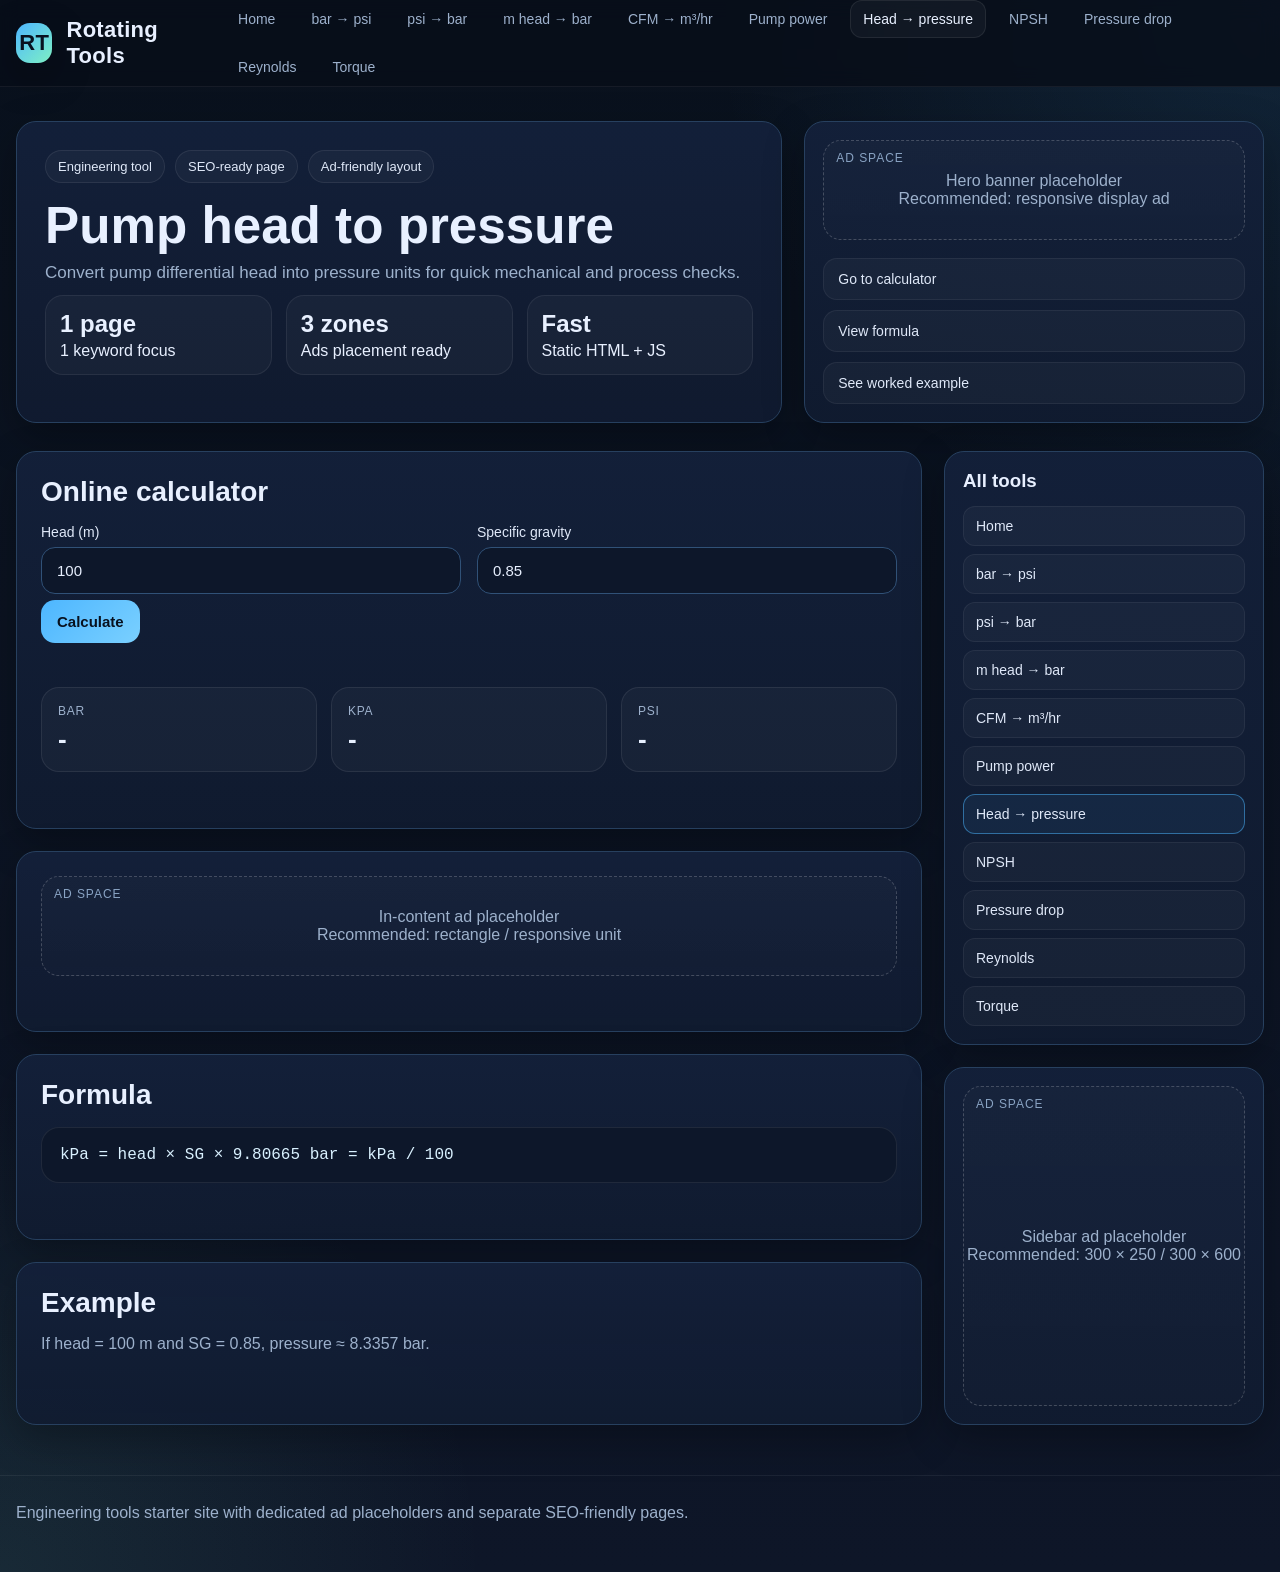
<file: pump-head-to-pressure.html>
<!DOCTYPE html>
<html lang="en">
<head>
  <meta charset="UTF-8" />
  <meta name="viewport" content="width=device-width, initial-scale=1.0" />
  <title>Pump Head to Pressure Calculator | Engineering Calculator</title>
  <meta name="description" content="Convert pump head into pressure in bar, kPa, and psi using specific gravity." />
  <meta name="robots" content="index, follow">
  <link rel="stylesheet" href="styles.css" />
</head>
<body>
  <header class="topbar">
    <div class="container topbar-inner">
      <a href="index.html" class="brand">
        <span class="brand-badge">RT</span>
        <span>Rotating Tools</span>
      </a>
      <button class="nav-toggle" onclick="toggleNav()">Menu</button>
      <nav class="nav-links">
        <a data-nav-link href="index.html">Home</a>
<a data-nav-link href="bar-to-psi.html">bar → psi</a>
<a data-nav-link href="psi-to-bar.html">psi → bar</a>
<a data-nav-link href="m-head-to-bar.html">m head → bar</a>
<a data-nav-link href="cfm-to-m3hr.html">CFM → m³/hr</a>
<a data-nav-link href="pump-power.html">Pump power</a>
<a data-nav-link href="pump-head-to-pressure.html">Head → pressure</a>
<a data-nav-link href="npsh.html">NPSH</a>
<a data-nav-link href="pressure-drop.html">Pressure drop</a>
<a data-nav-link href="reynolds-number.html">Reynolds</a>
<a data-nav-link href="torque.html">Torque</a>
      </nav>
    </div>
  </header>
  
  <section class="hero">
    <div class="container hero-grid">
      <div class="card hero-main">
        <div class="badges">
          <span class="badge">Engineering tool</span>
          <span class="badge">SEO-ready page</span>
          <span class="badge">Ad-friendly layout</span>
        </div>
        <h1>Pump head to pressure</h1>
        <p>Convert pump differential head into pressure units for quick mechanical and process checks.</p>
        <div class="kpis">
          <div class="kpi"><strong>1 page</strong><span>1 keyword focus</span></div>
          <div class="kpi"><strong>3 zones</strong><span>Ads placement ready</span></div>
          <div class="kpi"><strong>Fast</strong><span>Static HTML + JS</span></div>
        </div>
      </div>
      <aside class="card hero-side">
        <div class="ad-slot">Hero banner placeholder<br/>Recommended: responsive display ad</div>
        <div class="side-list">
          <a href="#calculator">Go to calculator</a>
          <a href="#formula">View formula</a>
          <a href="#example">See worked example</a>
        </div>
      </aside>
    </div>
  </section>

  <section class="page">
    <div class="container page-grid">
      <main class="content">
        <section class="card section" id="calculator">
          <h2>Online calculator</h2>
          <div class="grid-2">
            
            <div class="field"><label for="head">Head (m)</label><input id="head" type="number" step="any" value="100" /></div>
            <div class="field"><label for="sg">Specific gravity</label><input id="sg" type="number" step="any" value="0.85" /></div>
            
          </div>
          <div class="actions">
            <button class="btn btn-primary" onclick="calcHeadToPressure()">Calculate</button>
          </div>
          <div class="notice" id="notice"></div>
          <div class="result-grid" style="margin-top:12px">
            <div class="metric"><div class="k">bar</div><div class="v" id="res1">-</div></div><div class="metric"><div class="k">kPa</div><div class="v" id="res2">-</div></div><div class="metric"><div class="k">psi</div><div class="v" id="res3">-</div></div>
          </div>
        </section>

        <section class="card section">
          <div class="ad-slot">In-content ad placeholder<br/>Recommended: rectangle / responsive unit</div>
        </section>

        <section class="card section" id="formula">
          <h2>Formula</h2>
          <div class="formula">kPa = head × SG × 9.80665
bar = kPa / 100</div>
        </section>

        <section class="card section" id="example">
          <h2>Example</h2>
          <p>If head = 100 m and SG = 0.85, pressure ≈ 8.3357 bar.</p>
        </section>
      </main>

      <aside class="sidebar">
        <section class="card tool-menu">
          <h3>All tools</h3>
          <div class="menu-list">
            <a class="" data-nav-link href="index.html">Home</a>
<a class="" data-nav-link href="bar-to-psi.html">bar → psi</a>
<a class="" data-nav-link href="psi-to-bar.html">psi → bar</a>
<a class="" data-nav-link href="m-head-to-bar.html">m head → bar</a>
<a class="" data-nav-link href="cfm-to-m3hr.html">CFM → m³/hr</a>
<a class="" data-nav-link href="pump-power.html">Pump power</a>
<a class="active" data-nav-link href="pump-head-to-pressure.html">Head → pressure</a>
<a class="" data-nav-link href="npsh.html">NPSH</a>
<a class="" data-nav-link href="pressure-drop.html">Pressure drop</a>
<a class="" data-nav-link href="reynolds-number.html">Reynolds</a>
<a class="" data-nav-link href="torque.html">Torque</a>
          </div>
        </section>
        <section class="card section" style="padding:18px">
          <div class="ad-slot tall">Sidebar ad placeholder<br/>Recommended: 300 × 250 / 300 × 600</div>
        </section>
      </aside>
    </div>
  </section>

  <footer class="foot">
    <div class="container">
      Engineering tools starter site with dedicated ad placeholders and separate SEO-friendly pages.
    </div>
  </footer>
  <script src="app.js"></script>
</body>
</html>
</file>
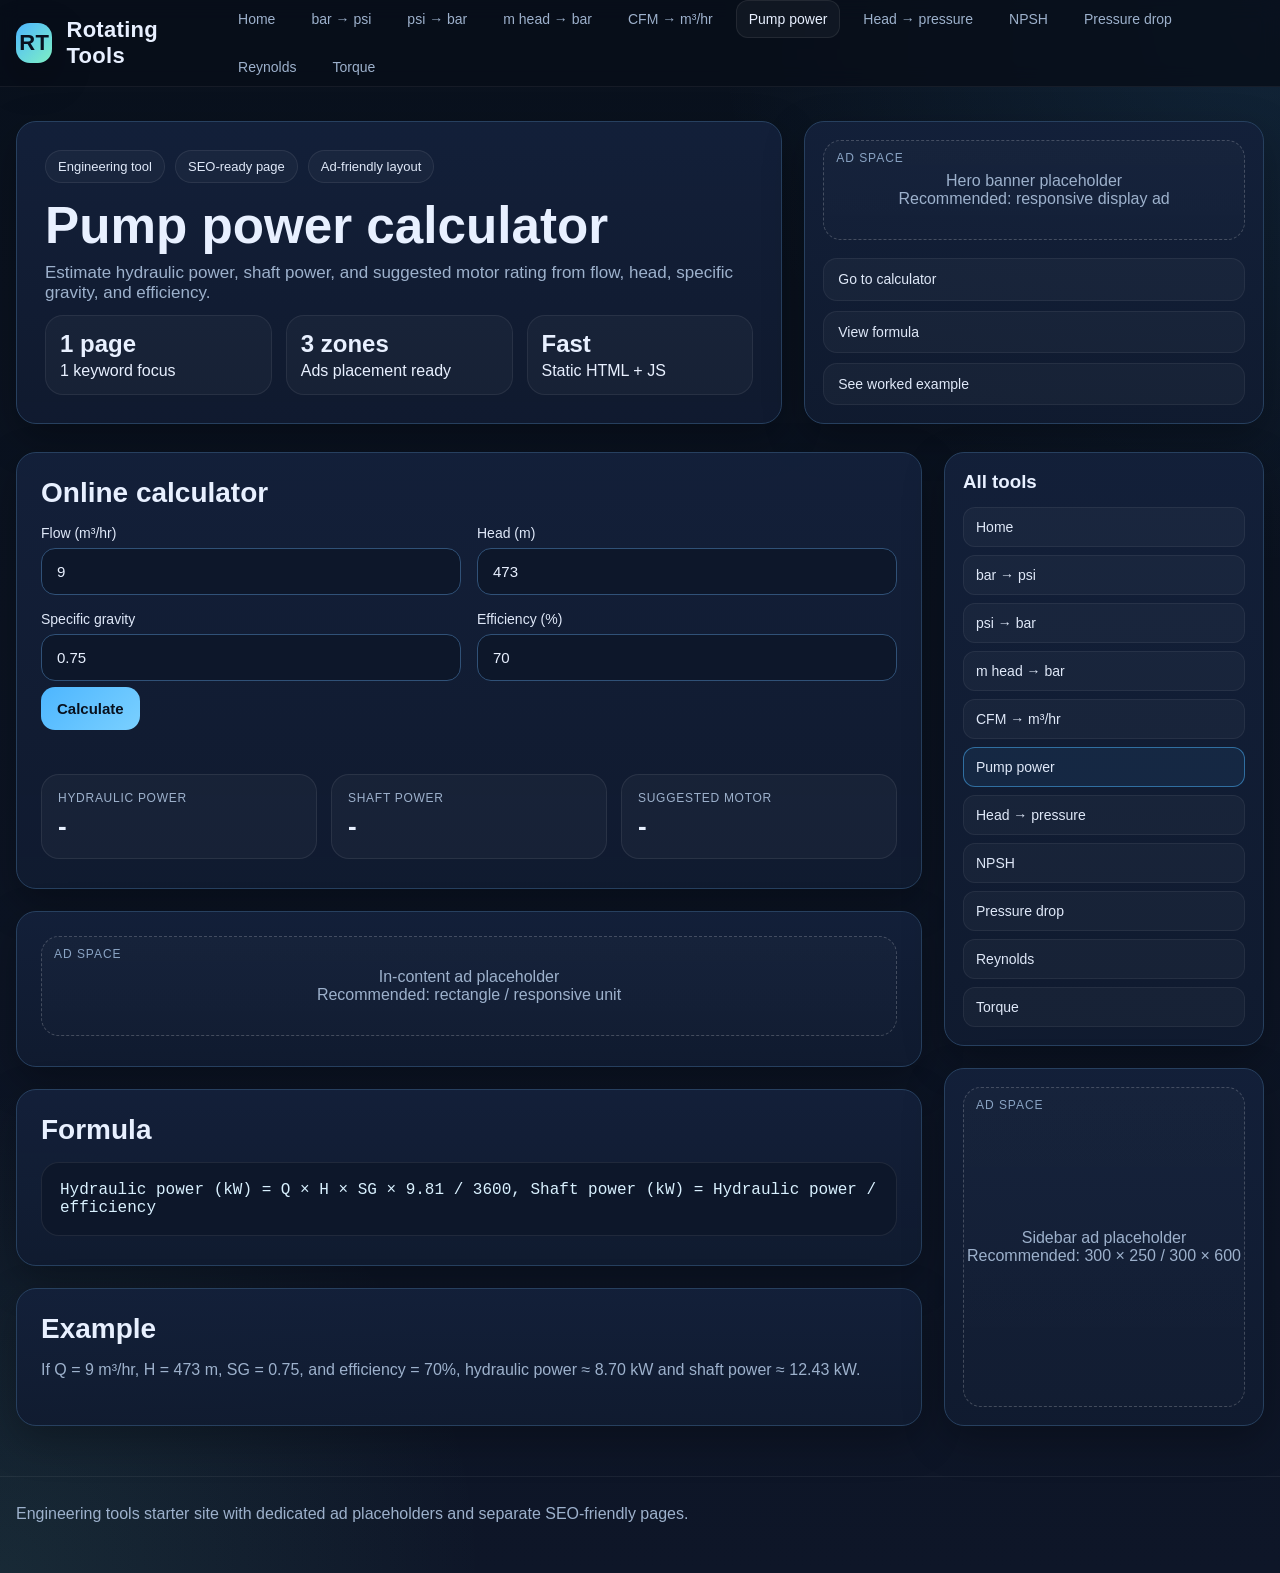
<file: pump-power.html>
<!DOCTYPE html>
<html lang="en">
<head>
  <meta charset="UTF-8" />
  <meta name="viewport" content="width=device-width, initial-scale=1.0" />
  <title>Pump Power Calculator | Engineering Calculator</title>
  <meta name="description" content="Calculate hydraulic power, shaft power, and suggested motor size for pumps." />
  <meta name="robots" content="index, follow">
  <link rel="stylesheet" href="styles.css" />
</head>
<body>
  <header class="topbar">
    <div class="container topbar-inner">
      <a href="index.html" class="brand">
        <span class="brand-badge">RT</span>
        <span>Rotating Tools</span>
      </a>
      <button class="nav-toggle" onclick="toggleNav()">Menu</button>
      <nav class="nav-links">
        <a data-nav-link href="index.html">Home</a>
<a data-nav-link href="bar-to-psi.html">bar → psi</a>
<a data-nav-link href="psi-to-bar.html">psi → bar</a>
<a data-nav-link href="m-head-to-bar.html">m head → bar</a>
<a data-nav-link href="cfm-to-m3hr.html">CFM → m³/hr</a>
<a data-nav-link href="pump-power.html">Pump power</a>
<a data-nav-link href="pump-head-to-pressure.html">Head → pressure</a>
<a data-nav-link href="npsh.html">NPSH</a>
<a data-nav-link href="pressure-drop.html">Pressure drop</a>
<a data-nav-link href="reynolds-number.html">Reynolds</a>
<a data-nav-link href="torque.html">Torque</a>
      </nav>
    </div>
  </header>
  
  <section class="hero">
    <div class="container hero-grid">
      <div class="card hero-main">
        <div class="badges">
          <span class="badge">Engineering tool</span>
          <span class="badge">SEO-ready page</span>
          <span class="badge">Ad-friendly layout</span>
        </div>
        <h1>Pump power calculator</h1>
        <p>Estimate hydraulic power, shaft power, and suggested motor rating from flow, head, specific gravity, and efficiency.</p>
        <div class="kpis">
          <div class="kpi"><strong>1 page</strong><span>1 keyword focus</span></div>
          <div class="kpi"><strong>3 zones</strong><span>Ads placement ready</span></div>
          <div class="kpi"><strong>Fast</strong><span>Static HTML + JS</span></div>
        </div>
      </div>
      <aside class="card hero-side">
        <div class="ad-slot">Hero banner placeholder<br/>Recommended: responsive display ad</div>
        <div class="side-list">
          <a href="#calculator">Go to calculator</a>
          <a href="#formula">View formula</a>
          <a href="#example">See worked example</a>
        </div>
      </aside>
    </div>
  </section>

  <section class="page">
    <div class="container page-grid">
      <main class="content">
        <section class="card section" id="calculator">
          <h2>Online calculator</h2>
          <div class="grid-2">
            
            <div class="field"><label for="flow">Flow (m³/hr)</label><input id="flow" type="number" step="any" value="9" /></div>
            <div class="field"><label for="head">Head (m)</label><input id="head" type="number" step="any" value="473" /></div>
            <div class="field"><label for="sg">Specific gravity</label><input id="sg" type="number" step="any" value="0.75" /></div>
            <div class="field"><label for="eff">Efficiency (%)</label><input id="eff" type="number" step="any" value="70" /></div>
            
          </div>
          <div class="actions">
            <button class="btn btn-primary" onclick="calcPumpPower()">Calculate</button>
          </div>
          <div class="notice" id="notice"></div>
          <div class="result-grid" style="margin-top:12px">
            <div class="metric"><div class="k">Hydraulic power</div><div class="v" id="res1">-</div></div><div class="metric"><div class="k">Shaft power</div><div class="v" id="res2">-</div></div><div class="metric"><div class="k">Suggested motor</div><div class="v" id="res3">-</div></div>
          </div>
        </section>

        <section class="card section">
          <div class="ad-slot">In-content ad placeholder<br/>Recommended: rectangle / responsive unit</div>
        </section>

        <section class="card section" id="formula">
          <h2>Formula</h2>
          <div class="formula">Hydraulic power (kW) = Q × H × SG × 9.81 / 3600,
Shaft power (kW) = Hydraulic power / efficiency</div>
        </section>

        <section class="card section" id="example">
          <h2>Example</h2>
          <p>If Q = 9 m³/hr, H = 473 m, SG = 0.75, and efficiency = 70%, hydraulic power ≈ 8.70 kW and shaft power ≈ 12.43 kW.</p>
        </section>
      </main>

      <aside class="sidebar">
        <section class="card tool-menu">
          <h3>All tools</h3>
          <div class="menu-list">
            <a class="" data-nav-link href="index.html">Home</a>
<a class="" data-nav-link href="bar-to-psi.html">bar → psi</a>
<a class="" data-nav-link href="psi-to-bar.html">psi → bar</a>
<a class="" data-nav-link href="m-head-to-bar.html">m head → bar</a>
<a class="" data-nav-link href="cfm-to-m3hr.html">CFM → m³/hr</a>
<a class="active" data-nav-link href="pump-power.html">Pump power</a>
<a class="" data-nav-link href="pump-head-to-pressure.html">Head → pressure</a>
<a class="" data-nav-link href="npsh.html">NPSH</a>
<a class="" data-nav-link href="pressure-drop.html">Pressure drop</a>
<a class="" data-nav-link href="reynolds-number.html">Reynolds</a>
<a class="" data-nav-link href="torque.html">Torque</a>
          </div>
        </section>
        <section class="card section" style="padding:18px">
          <div class="ad-slot tall">Sidebar ad placeholder<br/>Recommended: 300 × 250 / 300 × 600</div>
        </section>
      </aside>
    </div>
  </section>

  <footer class="foot">
    <div class="container">
      Engineering tools starter site with dedicated ad placeholders and separate SEO-friendly pages.
    </div>
  </footer>
  <script src="app.js"></script>
</body>
</html>
</file>
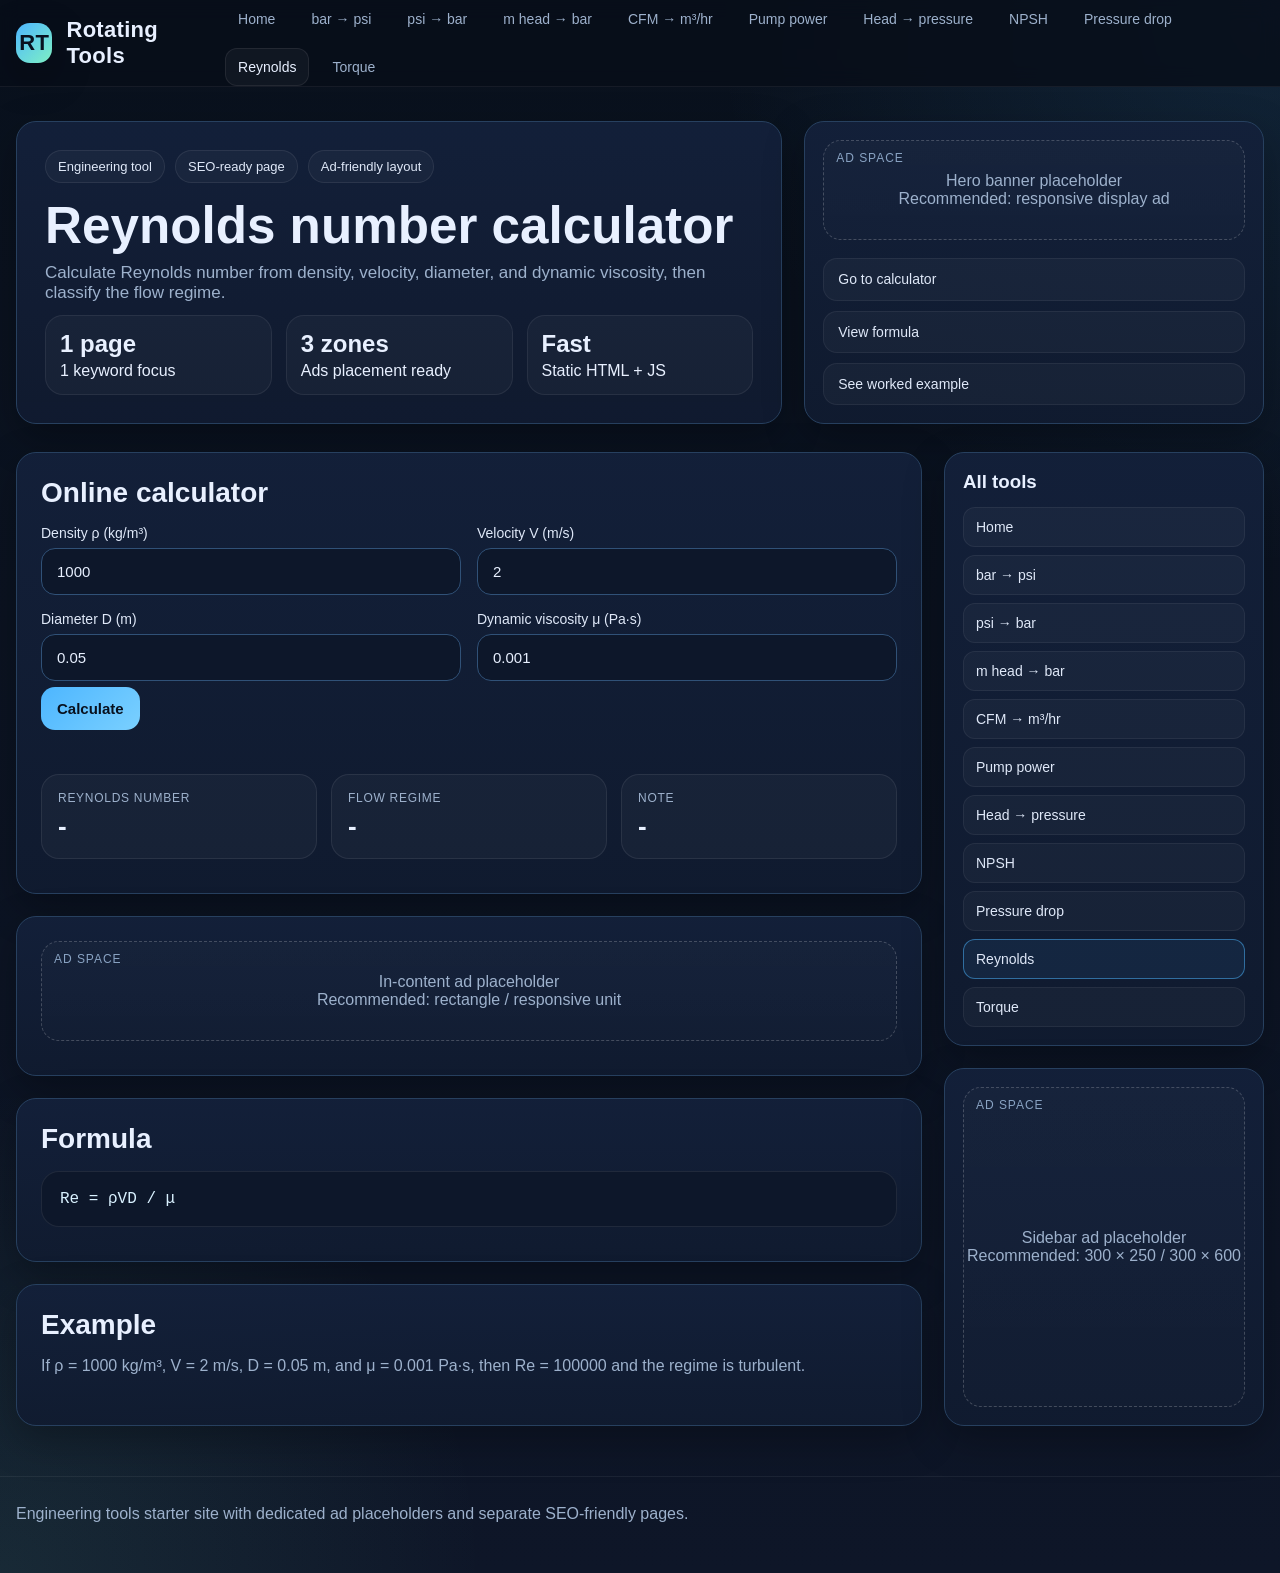
<file: reynolds-number.html>
<!DOCTYPE html>
<html lang="en">
<head>
  <meta charset="UTF-8" />
  <meta name="viewport" content="width=device-width, initial-scale=1.0" />
  <title>Reynolds Number Calculator | Engineering Calculator</title>
  <meta name="description" content="Calculate Reynolds number and identify laminar, transitional, or turbulent flow." />
  <meta name="robots" content="index, follow">
  <link rel="stylesheet" href="styles.css" />
</head>
<body>
  <header class="topbar">
    <div class="container topbar-inner">
      <a href="index.html" class="brand">
        <span class="brand-badge">RT</span>
        <span>Rotating Tools</span>
      </a>
      <button class="nav-toggle" onclick="toggleNav()">Menu</button>
      <nav class="nav-links">
        <a data-nav-link href="index.html">Home</a>
<a data-nav-link href="bar-to-psi.html">bar → psi</a>
<a data-nav-link href="psi-to-bar.html">psi → bar</a>
<a data-nav-link href="m-head-to-bar.html">m head → bar</a>
<a data-nav-link href="cfm-to-m3hr.html">CFM → m³/hr</a>
<a data-nav-link href="pump-power.html">Pump power</a>
<a data-nav-link href="pump-head-to-pressure.html">Head → pressure</a>
<a data-nav-link href="npsh.html">NPSH</a>
<a data-nav-link href="pressure-drop.html">Pressure drop</a>
<a data-nav-link href="reynolds-number.html">Reynolds</a>
<a data-nav-link href="torque.html">Torque</a>
      </nav>
    </div>
  </header>
  
  <section class="hero">
    <div class="container hero-grid">
      <div class="card hero-main">
        <div class="badges">
          <span class="badge">Engineering tool</span>
          <span class="badge">SEO-ready page</span>
          <span class="badge">Ad-friendly layout</span>
        </div>
        <h1>Reynolds number calculator</h1>
        <p>Calculate Reynolds number from density, velocity, diameter, and dynamic viscosity, then classify the flow regime.</p>
        <div class="kpis">
          <div class="kpi"><strong>1 page</strong><span>1 keyword focus</span></div>
          <div class="kpi"><strong>3 zones</strong><span>Ads placement ready</span></div>
          <div class="kpi"><strong>Fast</strong><span>Static HTML + JS</span></div>
        </div>
      </div>
      <aside class="card hero-side">
        <div class="ad-slot">Hero banner placeholder<br/>Recommended: responsive display ad</div>
        <div class="side-list">
          <a href="#calculator">Go to calculator</a>
          <a href="#formula">View formula</a>
          <a href="#example">See worked example</a>
        </div>
      </aside>
    </div>
  </section>

  <section class="page">
    <div class="container page-grid">
      <main class="content">
        <section class="card section" id="calculator">
          <h2>Online calculator</h2>
          <div class="grid-2">
            
            <div class="field"><label for="rho">Density ρ (kg/m³)</label><input id="rho" type="number" step="any" value="1000" /></div>
            <div class="field"><label for="v">Velocity V (m/s)</label><input id="v" type="number" step="any" value="2" /></div>
            <div class="field"><label for="d">Diameter D (m)</label><input id="d" type="number" step="any" value="0.05" /></div>
            <div class="field"><label for="mu">Dynamic viscosity μ (Pa·s)</label><input id="mu" type="number" step="any" value="0.001" /></div>
            
          </div>
          <div class="actions">
            <button class="btn btn-primary" onclick="calcReynolds()">Calculate</button>
          </div>
          <div class="notice" id="notice"></div>
          <div class="result-grid" style="margin-top:12px">
            <div class="metric"><div class="k">Reynolds number</div><div class="v" id="res1">-</div></div><div class="metric"><div class="k">Flow regime</div><div class="v" id="res2">-</div></div><div class="metric"><div class="k">Note</div><div class="v" id="res3">-</div></div>
          </div>
        </section>

        <section class="card section">
          <div class="ad-slot">In-content ad placeholder<br/>Recommended: rectangle / responsive unit</div>
        </section>

        <section class="card section" id="formula">
          <h2>Formula</h2>
          <div class="formula">Re = ρVD / μ</div>
        </section>

        <section class="card section" id="example">
          <h2>Example</h2>
          <p>If ρ = 1000 kg/m³, V = 2 m/s, D = 0.05 m, and μ = 0.001 Pa·s, then Re = 100000 and the regime is turbulent.</p>
        </section>
      </main>

      <aside class="sidebar">
        <section class="card tool-menu">
          <h3>All tools</h3>
          <div class="menu-list">
            <a class="" data-nav-link href="index.html">Home</a>
<a class="" data-nav-link href="bar-to-psi.html">bar → psi</a>
<a class="" data-nav-link href="psi-to-bar.html">psi → bar</a>
<a class="" data-nav-link href="m-head-to-bar.html">m head → bar</a>
<a class="" data-nav-link href="cfm-to-m3hr.html">CFM → m³/hr</a>
<a class="" data-nav-link href="pump-power.html">Pump power</a>
<a class="" data-nav-link href="pump-head-to-pressure.html">Head → pressure</a>
<a class="" data-nav-link href="npsh.html">NPSH</a>
<a class="" data-nav-link href="pressure-drop.html">Pressure drop</a>
<a class="active" data-nav-link href="reynolds-number.html">Reynolds</a>
<a class="" data-nav-link href="torque.html">Torque</a>
          </div>
        </section>
        <section class="card section" style="padding:18px">
          <div class="ad-slot tall">Sidebar ad placeholder<br/>Recommended: 300 × 250 / 300 × 600</div>
        </section>
      </aside>
    </div>
  </section>

  <footer class="foot">
    <div class="container">
      Engineering tools starter site with dedicated ad placeholders and separate SEO-friendly pages.
    </div>
  </footer>
  <script src="app.js"></script>
</body>
</html>
</file>
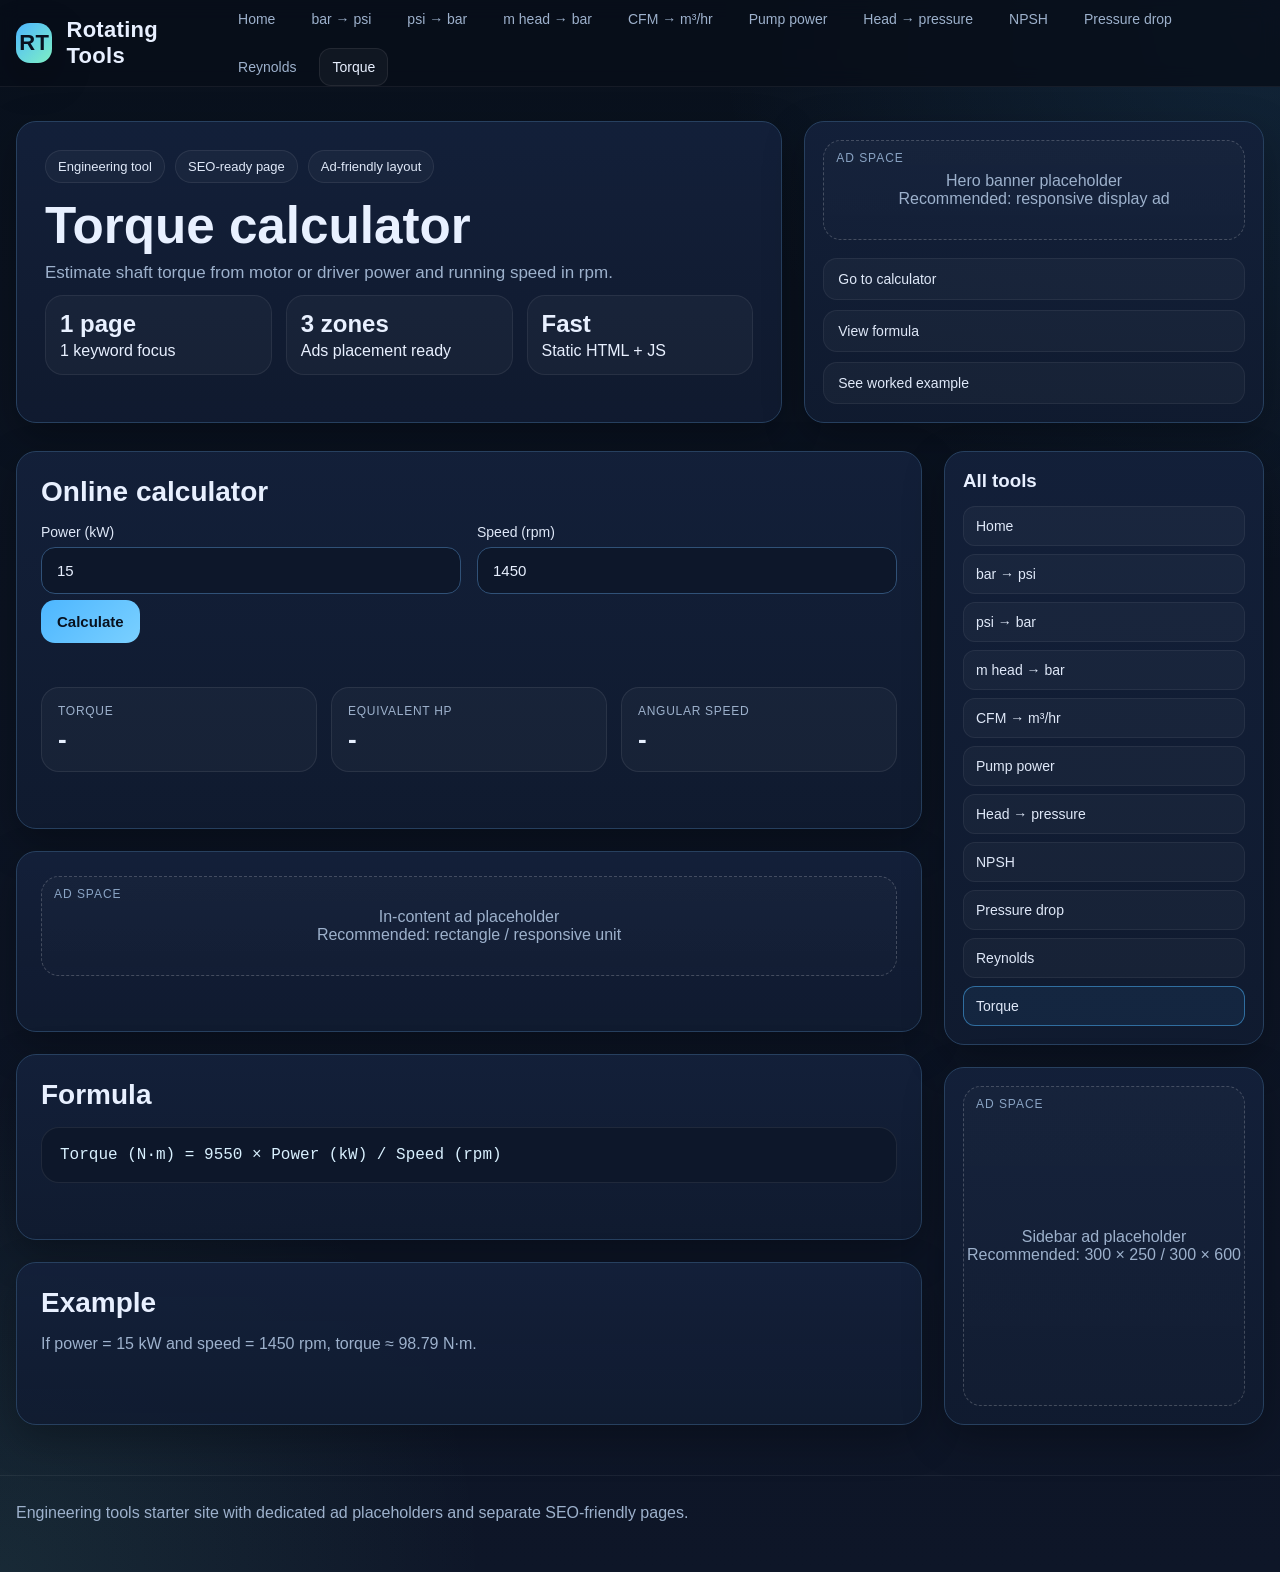
<file: torque.html>
<!DOCTYPE html>
<html lang="en">
<head>
  <meta charset="UTF-8" />
  <meta name="viewport" content="width=device-width, initial-scale=1.0" />
  <title>Torque Calculator | Engineering Calculator</title>
  <meta name="description" content="Calculate shaft torque from power and rotational speed." />
  <meta name="robots" content="index, follow">
  <link rel="stylesheet" href="styles.css" />
</head>
<body>
  <header class="topbar">
    <div class="container topbar-inner">
      <a href="index.html" class="brand">
        <span class="brand-badge">RT</span>
        <span>Rotating Tools</span>
      </a>
      <button class="nav-toggle" onclick="toggleNav()">Menu</button>
      <nav class="nav-links">
        <a data-nav-link href="index.html">Home</a>
<a data-nav-link href="bar-to-psi.html">bar → psi</a>
<a data-nav-link href="psi-to-bar.html">psi → bar</a>
<a data-nav-link href="m-head-to-bar.html">m head → bar</a>
<a data-nav-link href="cfm-to-m3hr.html">CFM → m³/hr</a>
<a data-nav-link href="pump-power.html">Pump power</a>
<a data-nav-link href="pump-head-to-pressure.html">Head → pressure</a>
<a data-nav-link href="npsh.html">NPSH</a>
<a data-nav-link href="pressure-drop.html">Pressure drop</a>
<a data-nav-link href="reynolds-number.html">Reynolds</a>
<a data-nav-link href="torque.html">Torque</a>
      </nav>
    </div>
  </header>
  
  <section class="hero">
    <div class="container hero-grid">
      <div class="card hero-main">
        <div class="badges">
          <span class="badge">Engineering tool</span>
          <span class="badge">SEO-ready page</span>
          <span class="badge">Ad-friendly layout</span>
        </div>
        <h1>Torque calculator</h1>
        <p>Estimate shaft torque from motor or driver power and running speed in rpm.</p>
        <div class="kpis">
          <div class="kpi"><strong>1 page</strong><span>1 keyword focus</span></div>
          <div class="kpi"><strong>3 zones</strong><span>Ads placement ready</span></div>
          <div class="kpi"><strong>Fast</strong><span>Static HTML + JS</span></div>
        </div>
      </div>
      <aside class="card hero-side">
        <div class="ad-slot">Hero banner placeholder<br/>Recommended: responsive display ad</div>
        <div class="side-list">
          <a href="#calculator">Go to calculator</a>
          <a href="#formula">View formula</a>
          <a href="#example">See worked example</a>
        </div>
      </aside>
    </div>
  </section>

  <section class="page">
    <div class="container page-grid">
      <main class="content">
        <section class="card section" id="calculator">
          <h2>Online calculator</h2>
          <div class="grid-2">
            
            <div class="field"><label for="power">Power (kW)</label><input id="power" type="number" step="any" value="15" /></div>
            <div class="field"><label for="rpm">Speed (rpm)</label><input id="rpm" type="number" step="any" value="1450" /></div>
            
          </div>
          <div class="actions">
            <button class="btn btn-primary" onclick="calcTorque()">Calculate</button>
          </div>
          <div class="notice" id="notice"></div>
          <div class="result-grid" style="margin-top:12px">
            <div class="metric"><div class="k">Torque</div><div class="v" id="res1">-</div></div><div class="metric"><div class="k">Equivalent hp</div><div class="v" id="res2">-</div></div><div class="metric"><div class="k">Angular speed</div><div class="v" id="res3">-</div></div>
          </div>
        </section>

        <section class="card section">
          <div class="ad-slot">In-content ad placeholder<br/>Recommended: rectangle / responsive unit</div>
        </section>

        <section class="card section" id="formula">
          <h2>Formula</h2>
          <div class="formula">Torque (N·m) = 9550 × Power (kW) / Speed (rpm)</div>
        </section>

        <section class="card section" id="example">
          <h2>Example</h2>
          <p>If power = 15 kW and speed = 1450 rpm, torque ≈ 98.79 N·m.</p>
        </section>
      </main>

      <aside class="sidebar">
        <section class="card tool-menu">
          <h3>All tools</h3>
          <div class="menu-list">
            <a class="" data-nav-link href="index.html">Home</a>
<a class="" data-nav-link href="bar-to-psi.html">bar → psi</a>
<a class="" data-nav-link href="psi-to-bar.html">psi → bar</a>
<a class="" data-nav-link href="m-head-to-bar.html">m head → bar</a>
<a class="" data-nav-link href="cfm-to-m3hr.html">CFM → m³/hr</a>
<a class="" data-nav-link href="pump-power.html">Pump power</a>
<a class="" data-nav-link href="pump-head-to-pressure.html">Head → pressure</a>
<a class="" data-nav-link href="npsh.html">NPSH</a>
<a class="" data-nav-link href="pressure-drop.html">Pressure drop</a>
<a class="" data-nav-link href="reynolds-number.html">Reynolds</a>
<a class="active" data-nav-link href="torque.html">Torque</a>
          </div>
        </section>
        <section class="card section" style="padding:18px">
          <div class="ad-slot tall">Sidebar ad placeholder<br/>Recommended: 300 × 250 / 300 × 600</div>
        </section>
      </aside>
    </div>
  </section>

  <footer class="foot">
    <div class="container">
      Engineering tools starter site with dedicated ad placeholders and separate SEO-friendly pages.
    </div>
  </footer>
  <script src="app.js"></script>
</body>
</html>
</file>
<file: styles.css>
:root{
  --bg:#0b1220;
  --bg-soft:#121c30;
  --panel:#13203a;
  --panel-2:#172743;
  --line:#27405f;
  --text:#e8f0ff;
  --muted:#9db1cc;
  --accent:#4db6ff;
  --accent-2:#7ef0c4;
  --danger:#ff8f8f;
  --warning:#ffd479;
  --shadow:0 14px 40px rgba(0,0,0,.28);
  --radius:20px;
}
*{box-sizing:border-box}
html{scroll-behavior:smooth}
body{
  margin:0;
  font-family:Inter,Segoe UI,Arial,sans-serif;
  background:
    radial-gradient(circle at top right, rgba(77,182,255,.12), transparent 28%),
    radial-gradient(circle at bottom left, rgba(126,240,196,.09), transparent 24%),
    linear-gradient(180deg,#09111d 0%, #0e1628 100%);
  color:var(--text);
}
a{color:inherit;text-decoration:none}
.container{width:min(1320px,calc(100% - 32px));margin:0 auto}
.topbar{
  position:sticky;top:0;z-index:30;
  backdrop-filter: blur(10px);
  background:rgba(8,14,25,.82);
  border-bottom:1px solid rgba(255,255,255,.06)
}
.topbar-inner{
  display:flex;align-items:center;justify-content:space-between;gap:16px;
  min-height:76px
}
.brand{
  display:flex;align-items:center;gap:14px;font-weight:800;font-size:22px;letter-spacing:.3px
}
.brand-badge{
  width:40px;height:40px;border-radius:14px;
  display:grid;place-items:center;
  background:linear-gradient(135deg,var(--accent),var(--accent-2));
  color:#08111f;font-weight:900;box-shadow:var(--shadow)
}
.nav-toggle{
  display:none;border:1px solid var(--line);background:var(--panel);color:var(--text);
  border-radius:12px;padding:10px 12px;font-weight:700
}
.nav-links{display:flex;flex-wrap:wrap;gap:10px}
.nav-links a{
  padding:10px 12px;border-radius:12px;color:var(--muted);font-size:14px;
  border:1px solid transparent
}
.nav-links a:hover,.nav-links a.active{
  color:var(--text);background:rgba(255,255,255,.04);border-color:rgba(255,255,255,.08)
}

.hero{padding:34px 0 18px}
.hero-grid{display:grid;grid-template-columns:1.25fr .75fr;gap:22px}
.card{
  background:linear-gradient(180deg,rgba(19,32,58,.95),rgba(16,27,48,.92));
  border:1px solid var(--line);border-radius:var(--radius);box-shadow:var(--shadow)
}
.hero-main{padding:28px}
.hero-main h1{margin:0 0 10px;font-size:clamp(32px,4vw,54px);line-height:1.05}
.hero-main p{margin:0 0 12px;color:var(--muted);font-size:17px;max-width:800px}
.badges{display:flex;flex-wrap:wrap;gap:10px;margin-bottom:16px}
.badge{
  display:inline-flex;align-items:center;gap:8px;
  padding:8px 12px;border-radius:999px;border:1px solid rgba(255,255,255,.08);
  background:rgba(255,255,255,.03);color:#dfe8f8;font-size:13px
}
.ad-slot{
  position:relative;display:grid;place-items:center;text-align:center;
  min-height:100px;border:1px dashed rgba(255,255,255,.2);border-radius:18px;
  background:linear-gradient(180deg,rgba(255,255,255,.02),rgba(255,255,255,.01));
  color:var(--muted)
}
.ad-slot::before{
  content:"Ad space";
  position:absolute;top:10px;left:12px;font-size:12px;letter-spacing:.08em;text-transform:uppercase;color:#89a3c3
}
.ad-slot.tall{min-height:320px}
.hero-side{padding:18px;display:grid;gap:18px}
.side-list{display:grid;gap:10px}
.side-list a{
  padding:12px 14px;border-radius:14px;background:rgba(255,255,255,.03);border:1px solid rgba(255,255,255,.06);
  color:#dfe8f8;font-size:14px
}
.side-list a:hover{border-color:#41658d;background:rgba(77,182,255,.08)}

.page{padding:10px 0 50px}
.page-grid{display:grid;grid-template-columns:minmax(0,1fr) 320px;gap:22px}
.content{display:grid;gap:22px}
.section{padding:24px}
.section h2{margin:0 0 16px;font-size:28px}
.section h3{margin:0 0 12px;font-size:18px}
.section p,.section li{color:var(--muted)}
.grid-2{display:grid;grid-template-columns:repeat(2,minmax(0,1fr));gap:16px}
.field label{
  display:block;margin:0 0 7px;font-size:14px;color:#dfe8f8
}
.field input,.field select{
  width:100%;padding:14px 15px;border-radius:14px;font-size:15px;
  border:1px solid #305177;background:#0d172a;color:var(--text);outline:none
}
.field input:focus,.field select:focus{border-color:var(--accent);box-shadow:0 0 0 4px rgba(77,182,255,.12)}
.actions{display:flex;flex-wrap:wrap;gap:10px;margin-top:6px}
.btn{
  border:none;border-radius:14px;padding:13px 16px;font-weight:800;font-size:15px;cursor:pointer
}
.btn-primary{background:linear-gradient(135deg,var(--accent),#7ad0ff);color:#08111f}
.btn-secondary{background:#182640;color:var(--text);border:1px solid #355273}
.btn:hover{transform:translateY(-1px)}
.result-grid{display:grid;grid-template-columns:repeat(3,minmax(0,1fr));gap:14px}
.metric{
  background:rgba(255,255,255,.03);border:1px solid rgba(255,255,255,.08);
  padding:16px;border-radius:18px
}
.metric .k{font-size:12px;color:var(--muted);margin-bottom:6px;text-transform:uppercase;letter-spacing:.06em}
.metric .v{font-size:26px;font-weight:800}
.notice{
  margin-top:10px;min-height:22px;color:var(--danger);font-size:14px
}
.formula{
  background:#0d172a;border:1px solid rgba(255,255,255,.08);padding:18px;border-radius:18px;
  font-family:ui-monospace,SFMono-Regular,Consolas,monospace;color:#d9f1ff;overflow:auto
}
.foot{
  padding:28px 0 50px;border-top:1px solid rgba(255,255,255,.06);color:var(--muted)
}
.sidebar{display:grid;gap:22px}
.tool-menu{padding:18px}
.tool-menu h3{margin:0 0 14px}
.tool-menu .menu-list{display:grid;gap:8px}
.tool-menu .menu-list a{
  padding:11px 12px;border-radius:12px;background:rgba(255,255,255,.03);
  border:1px solid rgba(255,255,255,.06);font-size:14px;color:#dfe8f8
}
.tool-menu .menu-list a.active{border-color:rgba(77,182,255,.5);background:rgba(77,182,255,.08)}
.kpis{display:grid;grid-template-columns:repeat(3,minmax(0,1fr));gap:14px;margin-top:10px}
.kpi{padding:14px;border-radius:18px;background:rgba(255,255,255,.03);border:1px solid rgba(255,255,255,.07)}
.kpi strong{display:block;font-size:24px;margin-bottom:4px}
.home-grid{display:grid;grid-template-columns:repeat(2,minmax(0,1fr));gap:18px}
.tool-card{
  padding:20px;border-radius:18px;background:rgba(255,255,255,.03);border:1px solid rgba(255,255,255,.08)
}
.tool-card h3{margin:0 0 8px}
.tool-card p{margin:0 0 14px}
.meta{display:flex;gap:10px;flex-wrap:wrap}
.meta span{font-size:12px;padding:6px 10px;border-radius:999px;background:rgba(255,255,255,.04);border:1px solid rgba(255,255,255,.06);color:var(--muted)}

@media (max-width: 1100px){
  .hero-grid,.page-grid{grid-template-columns:1fr}
  .sidebar{order:-1}
}
@media (max-width: 820px){
  .nav-toggle{display:block}
  .nav-links{display:none;position:absolute;left:16px;right:16px;top:72px;flex-direction:column;background:#0b1323;padding:12px;border-radius:18px;border:1px solid var(--line)}
  .nav-links.show{display:flex}
  .grid-2,.result-grid,.home-grid,.kpis{grid-template-columns:1fr}
  .hero-main{padding:22px}
}
</file>
